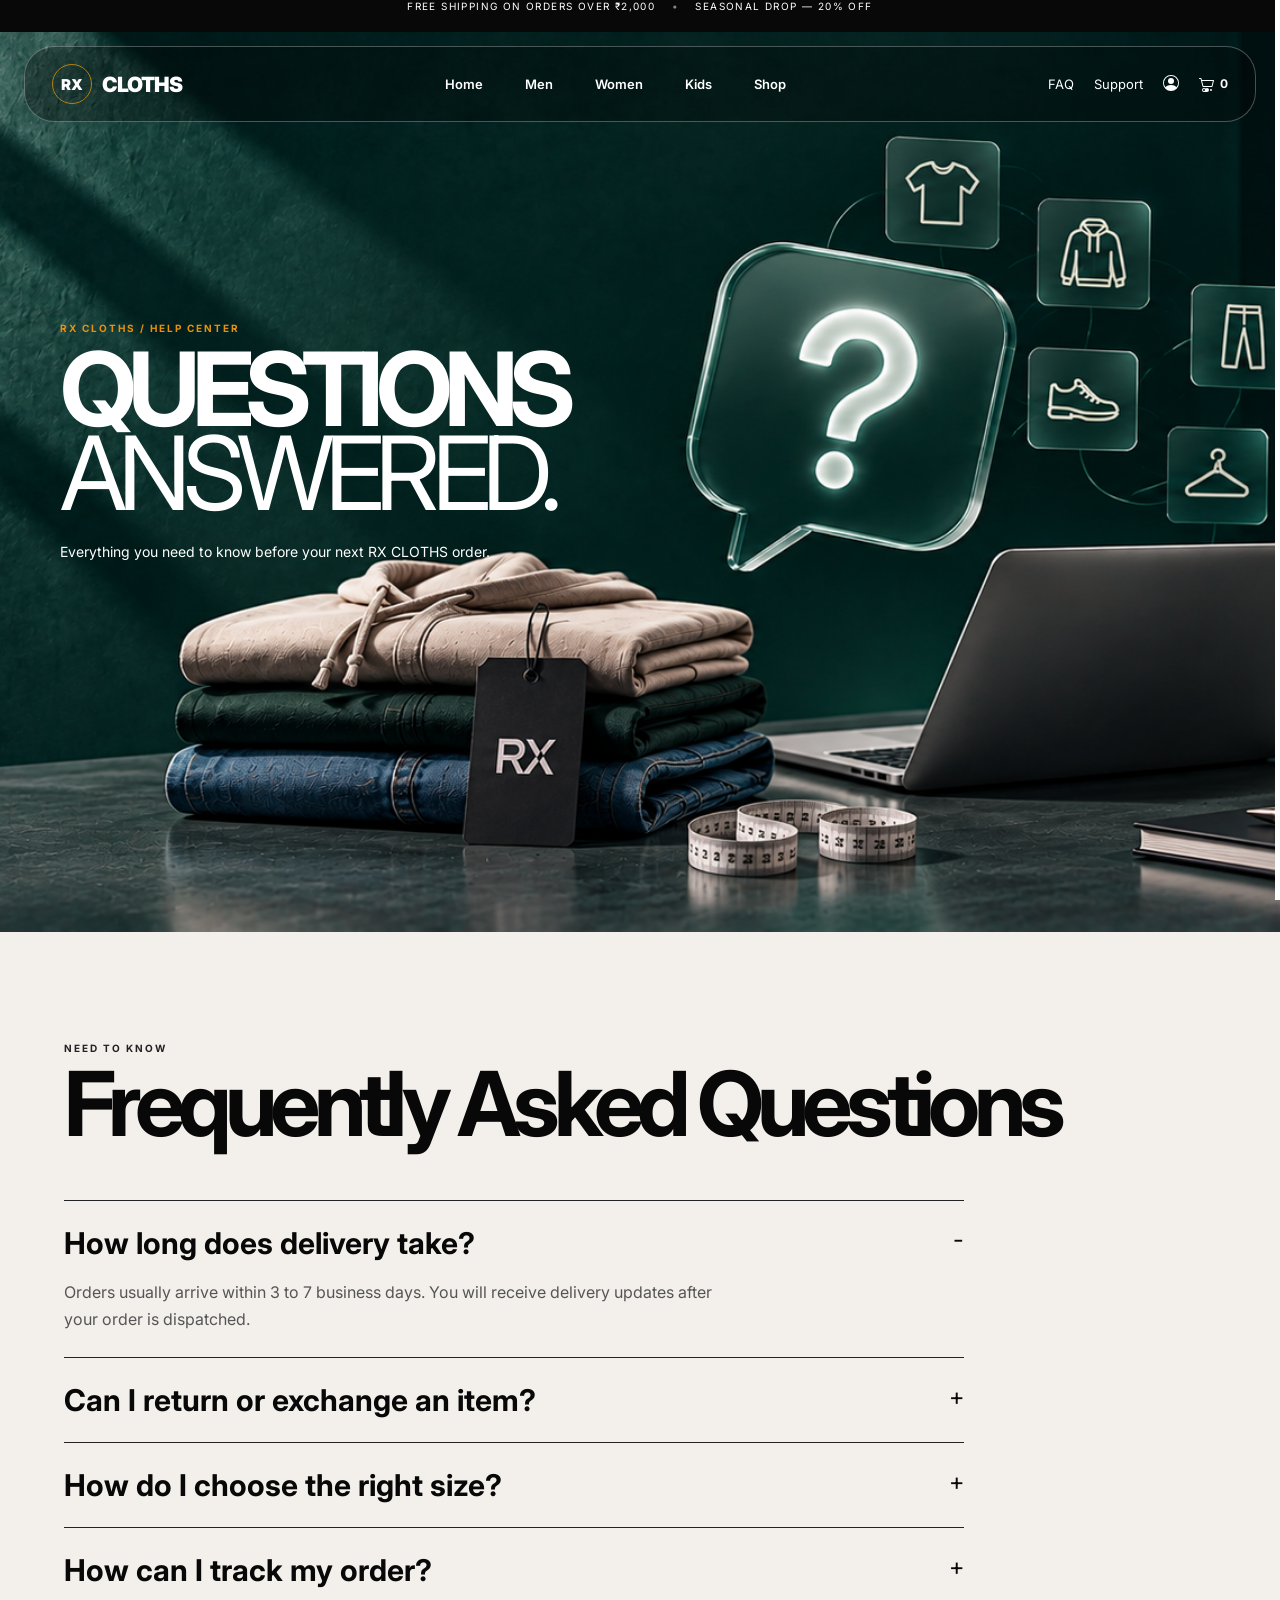
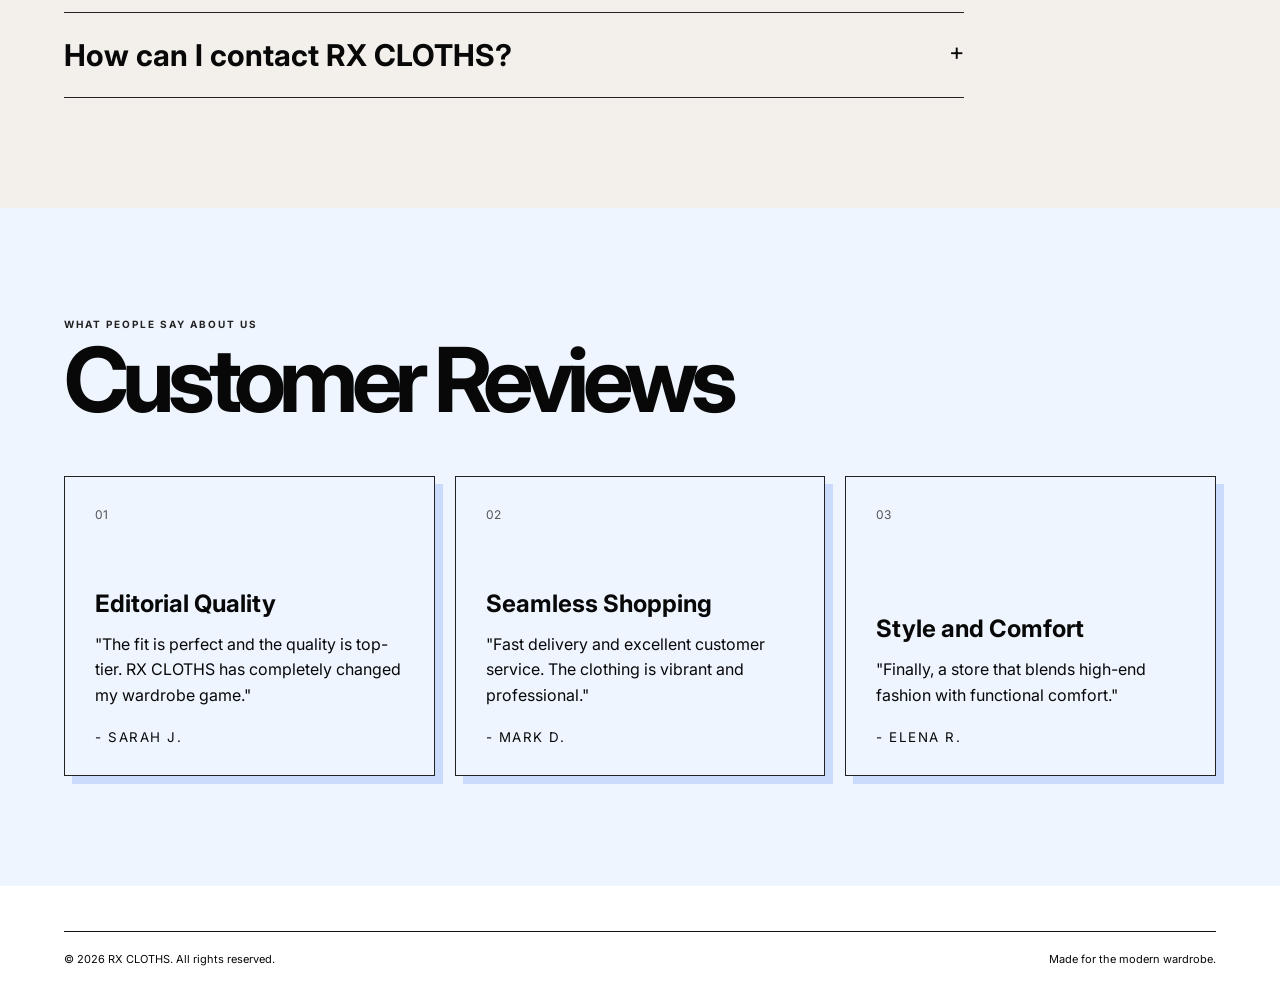
<file: faq.html>
<!DOCTYPE html>
<html lang="en">
<head>
  <meta charset="UTF-8">
  <meta name="viewport" content="width=device-width, initial-scale=1.0">
  <meta name="google-site-verification" content="CB0c8Q3YBVd4h4fbW2AzTCPhwVZBGQvAEmOn7xNflp4">
  <meta name="description" content="Frequently asked questions and customer reviews for RX CLOTHS.">
  <title>FAQ | RX CLOTHS</title>
  <link rel="preconnect" href="https://fonts.googleapis.com">
  <link rel="preconnect" href="https://fonts.gstatic.com" crossorigin>
  <link href="https://fonts.googleapis.com/css2?family=Inter:wght@400;500;600;700;800;900&display=swap" rel="stylesheet">
  <link rel="stylesheet" href="CSS.css">
</head>
<body class="inner-page">
  <div class="promo">FREE SHIPPING ON ORDERS OVER ₹2,000 <span>•</span> SEASONAL DROP — 20% OFF</div>
  <header class="header">
    <a href="index.html" class="logo" aria-label="RX CLOTHS home">
      <span class="logo-mark">RX</span><span class="logo-text">CLOTHS</span>
    </a>
    <nav class="desktop-nav">
      <a href="index.html">Home</a>
      <a href="Men.html">Men</a>
      <a href="Women.html">Women</a>
      <a href="Kids.html">Kids</a>
      <a href="shop.html">Shop</a>
    </nav>
    <div class="header-actions">
      <a class="active" href="faq.html">FAQ</a>
      <a href="Support.html">Support</a>
      <a href="login.html" class="account" aria-label="Account"><svg xmlns="http://www.w3.org/2000/svg" width="16" height="16" fill="currentColor" class="bi bi-person-circle" viewBox="0 0 16 16">
        <path d="M11 6a3 3 0 1 1-6 0 3 3 0 0 1 6 0"/>
        <path fill-rule="evenodd" d="M0 8a8 8 0 1 1 16 0A8 8 0 0 1 0 8m8-7a7 7 0 0 0-5.468 11.37C3.242 11.226 4.805 10 8 10s4.757 1.225 5.468 2.37A7 7 0 0 0 8 1"/>
      </svg></a>
      <a href="#cart-drawer" class="cart-link" aria-label="Shopping bag"><svg xmlns="http://www.w3.org/2000/svg" width="16" height="16" fill="currentColor" class="bi bi-cart2" viewBox="0 0 16 16">
        <path d="M0 2.5A.5.5 0 0 1 .5 2H2a.5.5 0 0 1 .485.379L2.89 4H14.5a.5.5 0 0 1 .485.621l-1.5 6A.5.5 0 0 1 13 11H4a.5.5 0 0 1-.485-.379L1.61 3H.5a.5.5 0 0 1-.5-.5M3.14 5l1.25 5h8.22l1.25-5zM5 13a1 1 0 1 0 0 2 1 1 0 0 0 0-2m-2 1a2 2 0 1 1 4 0 2 2 0 0 1-4 0m9-1a1 1 0 1 0 0 2 1 1 0 0 0 0-2m-2 1a2 2 0 1 1-4 0 2 2 0 0 1 4 0"/>
      </svg><b>0</b></a>
      <a href="#mobile-menu" class="menu-icon">☰</a>
    </div>
  </header>
  <nav class="mobile-nav" id="mobile-menu">
    <a href="#" class="mobile-close">×</a>
    <a href="index.html">Home</a>
    <a href="Men.html">Men</a>
    <a href="Women.html">Women</a>
    <a href="Kids.html">Kids</a>
    <a href="shop.html">Shop</a>
    <a href="faq.html">FAQ</a>
    <a href="Support.html">Support</a>
    <a href="login.html">Account</a>
  </nav>

  <main>
    <section class="page-hero faq-hero">
      <div>
        <p class="eyebrow">RX CLOTHS / HELP CENTER</p>
        <h1>QUESTIONS<br><em>ANSWERED.</em></h1>
        <p>Everything you need to know before your next RX CLOTHS order.</p>
      </div>
    </section>

    <section class="section faq-content">
      <div class="section-title">
        <div>
          <p class="eyebrow dark">NEED TO KNOW</p>
          <h2>Frequently Asked Questions</h2>
        </div>
      </div>
      <div class="faq-list">
        <details open>
          <summary>How long does delivery take?</summary>
          <p>Orders usually arrive within 3 to 7 business days. You will receive delivery updates after your order is dispatched.</p>
        </details>
        <details>
          <summary>Can I return or exchange an item?</summary>
          <p>Yes. Contact our support team within 7 days of delivery with your order details to start a return or exchange.</p>
        </details>
        <details>
          <summary>How do I choose the right size?</summary>
          <p>Each collection page shows product details and fit information. For help choosing between sizes, contact Support before ordering.</p>
        </details>
        <details>
          <summary>How can I track my order?</summary>
          <p>Once your order ships, tracking information will be sent to the email address used during checkout.</p>
        </details>
        <details>
          <summary>How can I contact RX CLOTHS?</summary>
          <p>Visit our Support page for questions about orders, returns, custom clothing and collaborations.</p>
        </details>
      </div>
    </section>

    <section class="section faq-testimonials" id="testimonials">
      <div class="section-title">
        <div>
          <p class="eyebrow dark">WHAT PEOPLE SAY ABOUT US</p>
          <h2>Customer Reviews</h2>
        </div>
      </div>
      <div class="faq-review-grid">
        <article><span>01</span><h3>Editorial Quality</h3><p>"The fit is perfect and the quality is top-tier. RX CLOTHS has completely changed my wardrobe game."</p><small>- Sarah J.</small></article>
        <article><span>02</span><h3>Seamless Shopping</h3><p>"Fast delivery and excellent customer service. The clothing is vibrant and professional."</p><small>- Mark D.</small></article>
        <article><span>03</span><h3>Style and Comfort</h3><p>"Finally, a store that blends high-end fashion with functional comfort."</p><small>- Elena R.</small></article>
      </div>
    </section>
  </main>

  <aside class="cart-drawer" id="cart-drawer">
    <div class="cart-head"><h2>Your Bag</h2><a href="#">×</a></div>
    <div class="empty-cart"><div class="bag-circle">0</div><h3>Your bag is currently empty.</h3><a href="shop.html" class="btn btn-blue">Continue Shopping</a></div>
  </aside>
  <a href="#" class="backdrop" aria-label="Close bag"></a>

  <footer class="footer compact-footer">
    <div class="footer-bottom">
      <span>© 2026 RX CLOTHS. All rights reserved.</span>
      <span>Made for the modern wardrobe.</span>
    </div>
  </footer>
  <script src="./mobile-menu.js"></script>
</body>
</html>
</file>
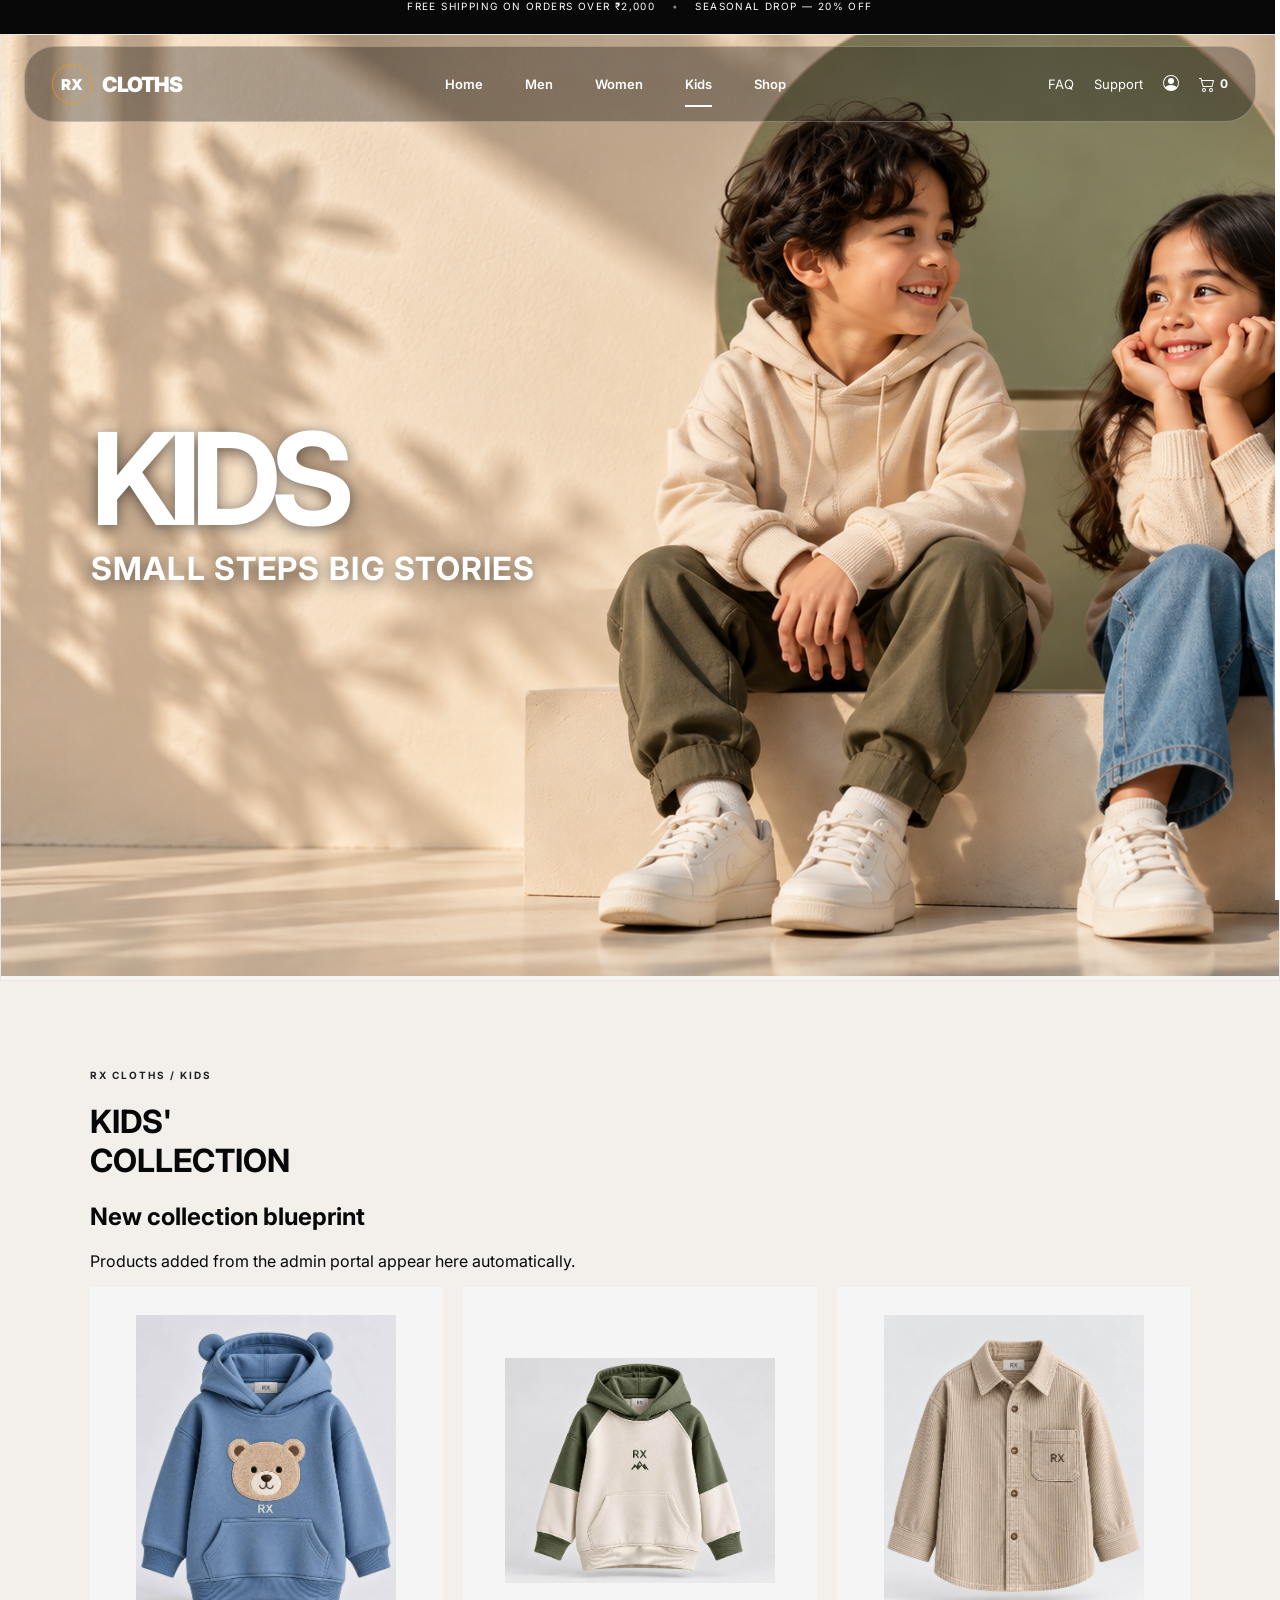
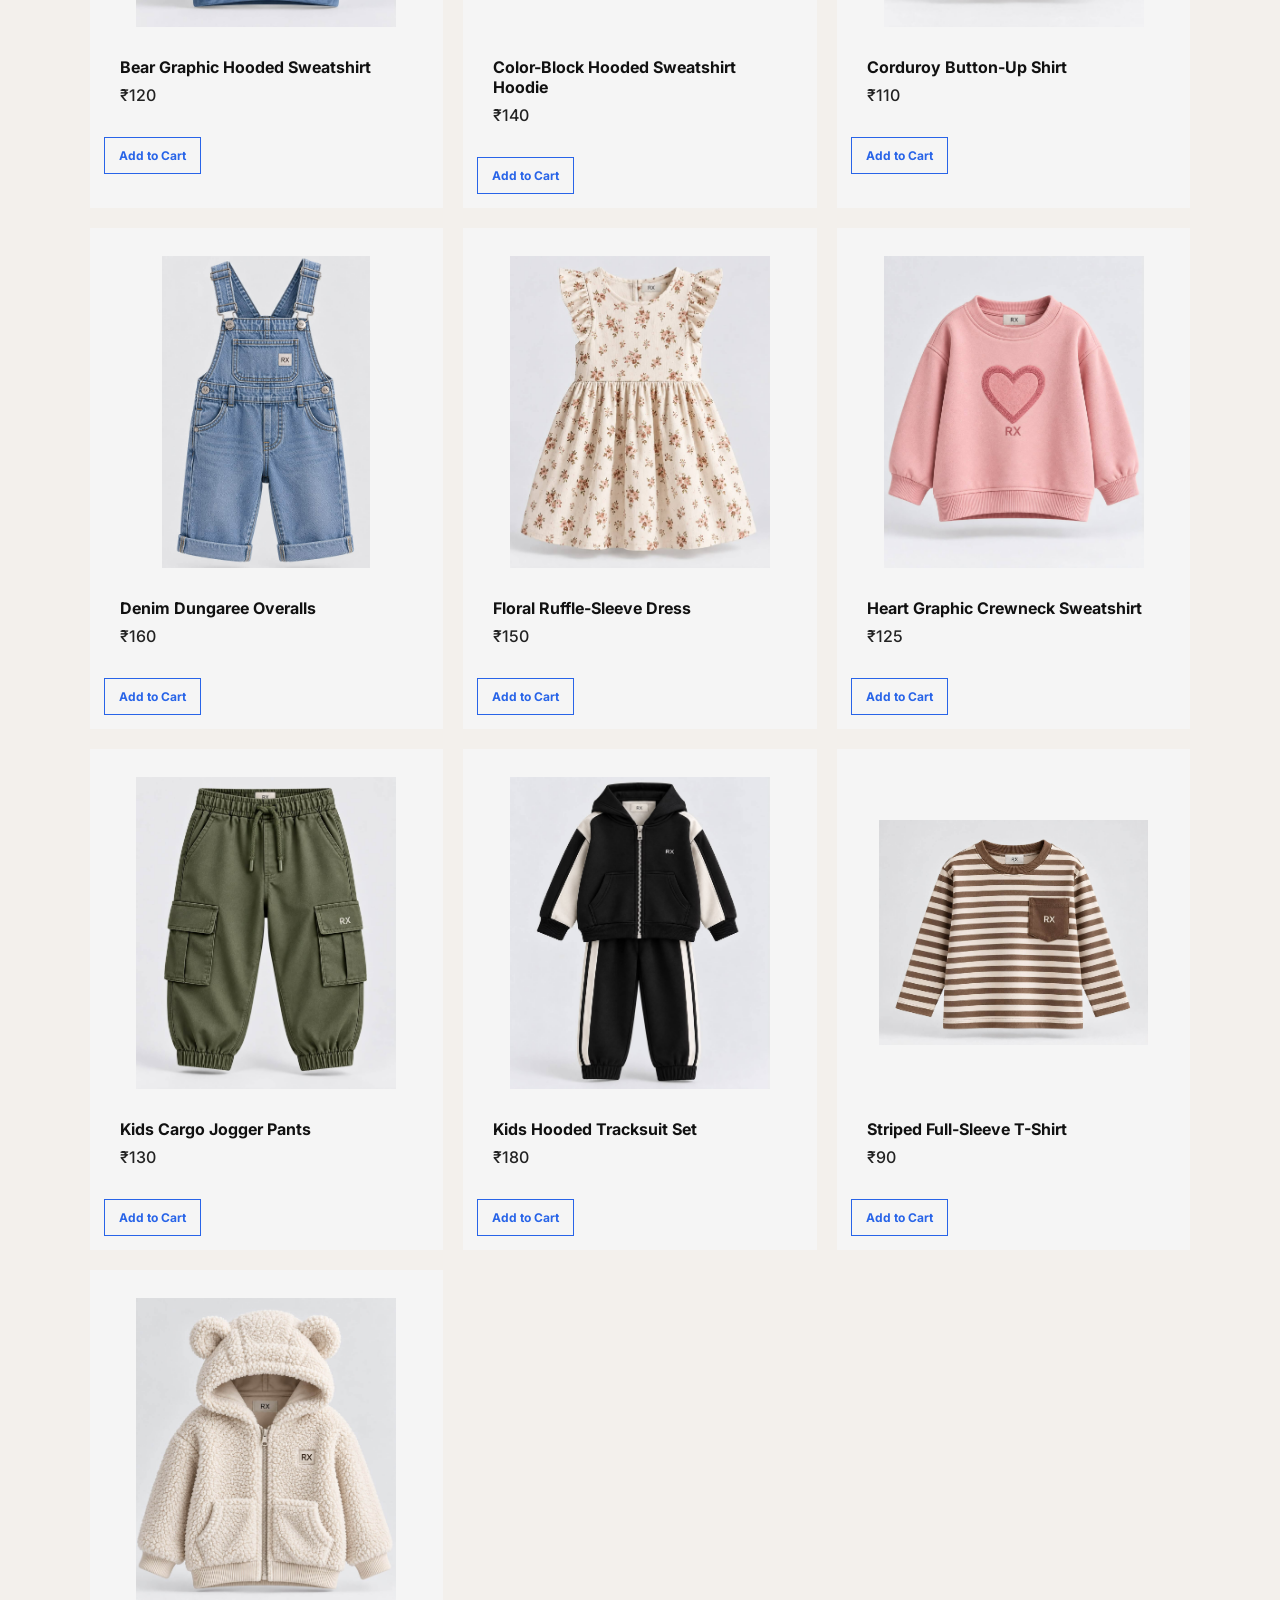
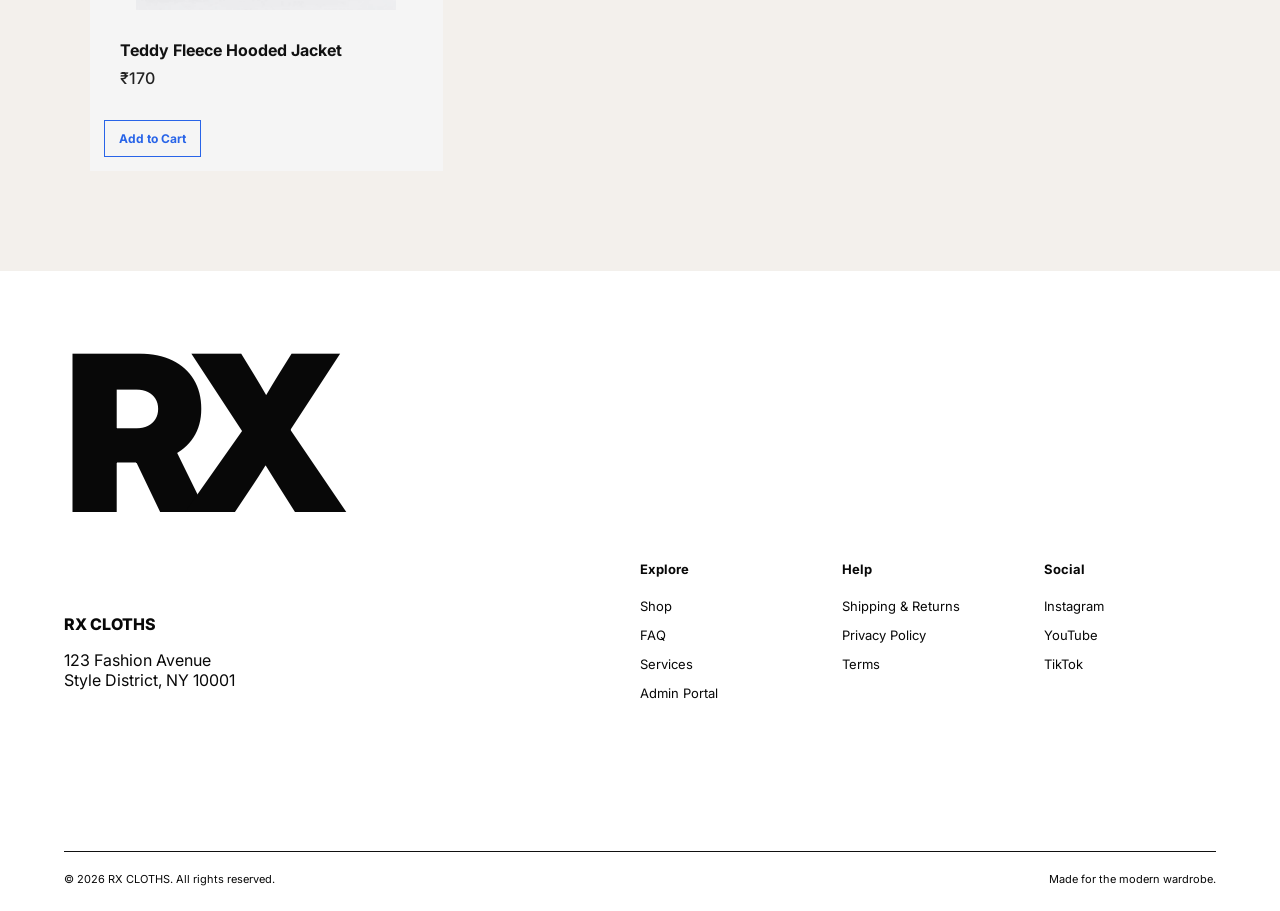
<file: Kids.html>
<!DOCTYPE html>
<html lang="en">
<head>
  <meta charset="UTF-8">
  <meta name="viewport" content="width=device-width, initial-scale=1.0">
  <meta name="google-site-verification" content="CB0c8Q3YBVd4h4fbW2AzTCPhwVZBGQvAEmOn7xNflp4">
  <title>Kids | RX CLOTHS</title>
  <link rel="preconnect" href="https://fonts.googleapis.com">
  <link rel="preconnect" href="https://fonts.gstatic.com" crossorigin>
  <link href="https://fonts.googleapis.com/css2?family=Inter:wght@400;500;600;700;800;900&display=swap" rel="stylesheet">
  <link rel="stylesheet" href="CSS.css">
</head>
<body class="inner-page" data-collection="kids">
  <div class="promo">FREE SHIPPING ON ORDERS OVER ₹2,000 <span>•</span> SEASONAL DROP — 20% OFF</div>
  <header class="header">
  <a href="index.html" class="logo" aria-label="RX CLOTHS home">
  <span class="logo-mark">RX</span><span class="logo-text">CLOTHS</span>
  </a><nav class="desktop-nav"><a href="index.html">Home</a>
  <a href="Men.html">Men</a>
  <a href="Women.html">Women</a>
  <a class="active" href="Kids.html">Kids</a>
  <a href="shop.html">Shop</a>
  </nav><div class="header-actions">
  <a href="faq.html">FAQ</a>
  <a href="Support.html">Support</a>
  <a href="login.html" class="account" aria-label="Account"><svg xmlns="http://www.w3.org/2000/svg" width="16" height="16" fill="currentColor" class="bi bi-person-circle" viewBox="0 0 16 16">
  <path d="M11 6a3 3 0 1 1-6 0 3 3 0 0 1 6 0"/>
  <path fill-rule="evenodd" d="M0 8a8 8 0 1 1 16 0A8 8 0 0 1 0 8m8-7a7 7 0 0 0-5.468 11.37C3.242 11.226 4.805 10 8 10s4.757 1.225 5.468 2.37A7 7 0 0 0 8 1"/>
  </svg></a>
  <a href="#cart-drawer" class="cart-link" aria-label="Shopping bag"><svg xmlns="http://www.w3.org/2000/svg" width="16" height="16" fill="currentColor" viewBox="0 0 16 16">
          <path d="M0 2.5A.5.5 0 0 1 .5 2H2a.5.5 0 0 1 .485.379L2.89 4H14.5a.5.5 0 0 1 .485.621l-1.5 6A.5.5 0 0 1 13 11H4a.5.5 0 0 1-.485-.379L1.61 3H.5a.5.5 0 0 1-.5-.5M3.14 5l1.25 5h8.22l1.25-5zM5 13a1 1 0 1 0 0 2 1 1 0 0 0 0-2m-2 1a2 2 0 1 1 4 0 2 2 0 0 1-4 0m9-1a1 1 0 1 0 0 2 1 1 0 0 0 0-2m-2 1a2 2 0 1 1 4 0 2 2 0 0 1-4 0"/>
  </svg><b>0</b></a>
  <a href="#mobile-menu" class="menu-icon">☰</a>
  </div></header>
  <nav class="mobile-nav" id="mobile-menu">
  <a href="#" class="mobile-close">×</a>
  <a href="index.html">Home</a>
  <a href="Men.html">Men</a>
  <a href="Women.html">Women</a>
  <a href="Kids.html">Kids</a>
  <a href="shop.html">Shop</a>
  <a href="faq.html">FAQ</a>
  <a href="Support.html">Support</a>
  </nav>
  <div class="kids-main-image">
      <img src="image/kids main.png" alt="Kids' collection">
      <div class="collection-main-overlay">
        <h1>KIDS</h1>
        <h2>SMALL STEPS BIG STORIES</h2>
      </div>
    </div>
  <main class="collection-page">
    <p class="eyebrow dark">RX CLOTHS / KIDS</p>
    <h1>KIDS'<br>COLLECTION</h1>
    
    <section class="collection-blueprint">
      <h2>New collection blueprint</h2>
      <p>Products added from the admin portal appear here automatically.</p>
      <div class="collection-slots">
        <article class="collection-slot"><div class="collection-media"><img src="image/kids%20cloths/Bear Graphic Hooded Sweatshirt.jpeg" alt="Bear Graphic Hooded Sweatshirt"></div><div class="collection-info"><strong>Bear Graphic Hooded Sweatshirt</strong><span>₹120</span></div></article>
        <article class="collection-slot"><div class="collection-media"><img src="image/kids%20cloths/Color-Block Hooded Sweatshirt  Hoodie.jpeg" alt="Color-Block Hooded Sweatshirt Hoodie"></div><div class="collection-info"><strong>Color-Block Hooded Sweatshirt Hoodie</strong><span>₹140</span></div></article>
        <article class="collection-slot"><div class="collection-media"><img src="image/kids%20cloths/Corduroy Button-Up Shirt.jpeg" alt="Corduroy Button-Up Shirt"></div><div class="collection-info"><strong>Corduroy Button-Up Shirt</strong><span>₹110</span></div></article>
        <article class="collection-slot"><div class="collection-media"><img src="image/kids%20cloths/Denim Dungaree  Overalls.jpeg" alt="Denim Dungaree Overalls"></div><div class="collection-info"><strong>Denim Dungaree Overalls</strong><span>₹160</span></div></article>
        <article class="collection-slot"><div class="collection-media"><img src="image/kids%20cloths/Floral Ruffle-Sleeve Dress.jpeg" alt="Floral Ruffle-Sleeve Dress"></div><div class="collection-info"><strong>Floral Ruffle-Sleeve Dress</strong><span>₹150</span></div></article>
        <article class="collection-slot"><div class="collection-media"><img src="image/kids%20cloths/Heart Graphic Crewneck Sweatshirt.jpeg" alt="Heart Graphic Crewneck Sweatshirt"></div><div class="collection-info"><strong>Heart Graphic Crewneck Sweatshirt</strong><span>₹125</span></div></article>
        <article class="collection-slot"><div class="collection-media"><img src="image/kids%20cloths/Kids Cargo Jogger Pants.jpeg" alt="Kids Cargo Jogger Pants"></div><div class="collection-info"><strong>Kids Cargo Jogger Pants</strong><span>₹130</span></div></article>
        <article class="collection-slot"><div class="collection-media"><img src="image/kids%20cloths/Kids Hooded Tracksuit Set.jpeg" alt="Kids Hooded Tracksuit Set"></div><div class="collection-info"><strong>Kids Hooded Tracksuit Set</strong><span>₹180</span></div></article>
        <article class="collection-slot"><div class="collection-media"><img src="image/kids%20cloths/Striped Full-Sleeve T-Shirt.jpeg" alt="Striped Full-Sleeve T-Shirt"></div><div class="collection-info"><strong>Striped Full-Sleeve T-Shirt</strong><span>₹90</span></div></article>
        <article class="collection-slot"><div class="collection-media"><img src="image/kids%20cloths/Teddy Fleece Hooded Jacket.jpeg" alt="Teddy Fleece Hooded Jacket"></div><div class="collection-info"><strong>Teddy Fleece Hooded Jacket</strong><span>₹170</span></div></article>
      </div>
    </section>
  </main>
  <aside class="cart-drawer" id="cart-drawer">
    <div class="cart-head">
      <h2>Your Bag</h2>
      <a href="#">×</a>
    </div>
    <div class="empty-cart">
      <div class="bag-circle">0</div>
      <h3>Your bag is currently empty.</h3>
    </div>
  </aside>
  <a href="#" class="backdrop" aria-label="Close bag"></a>
  <script src="catalog.js"></script>
  <script src="checkout.js"></script>
  <footer class="footer">
    <div class="footer-top">
      <div>
        <div class="footer-logo">RX</div>
        <p class="footer-brand">RX CLOTHS</p>
        <p>123 Fashion Avenue<br>Style District, NY 10001</p>
      </div>
      <div class="footer-links">
        <div><b>Explore</b><a href="shop.html">Shop</a><a href="faq.html">FAQ</a><a href="Support.html">Services</a><a href="admin.html">Admin Portal</a></div>
        <div><b>Help</b><a href="Support.html">Shipping & Returns</a><a href="Support.html">Privacy Policy</a><a href="Support.html">Terms</a></div>
        <div><b>Social</b><a href="#">Instagram</a><a href="#">YouTube</a><a href="#">TikTok</a></div>
      </div>
    </div>
    <div class="footer-bottom">
      <span>© 2026 RX CLOTHS. All rights reserved.</span>
      <span>Made for the modern wardrobe.</span>
    </div>
  </footer>
  <script src="./mobile-menu.js"></script>
</body>
</html>
</file>
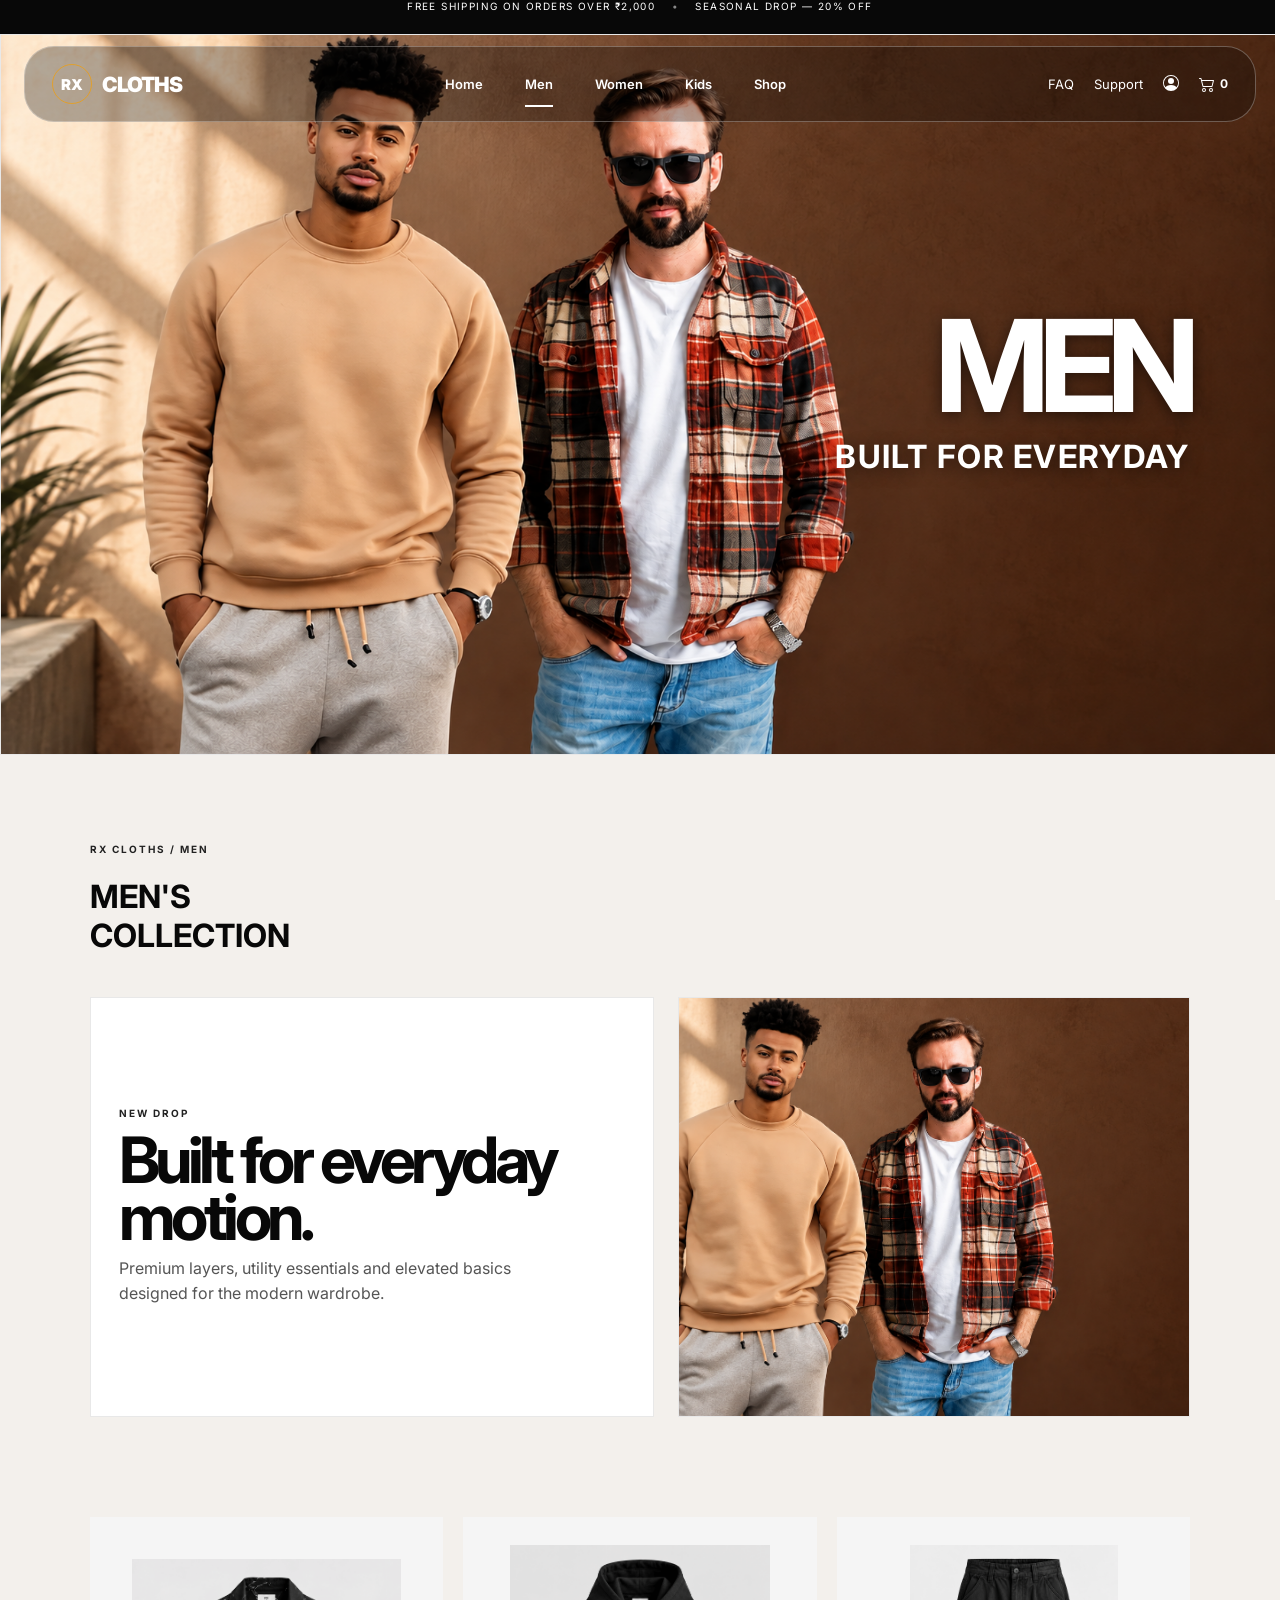
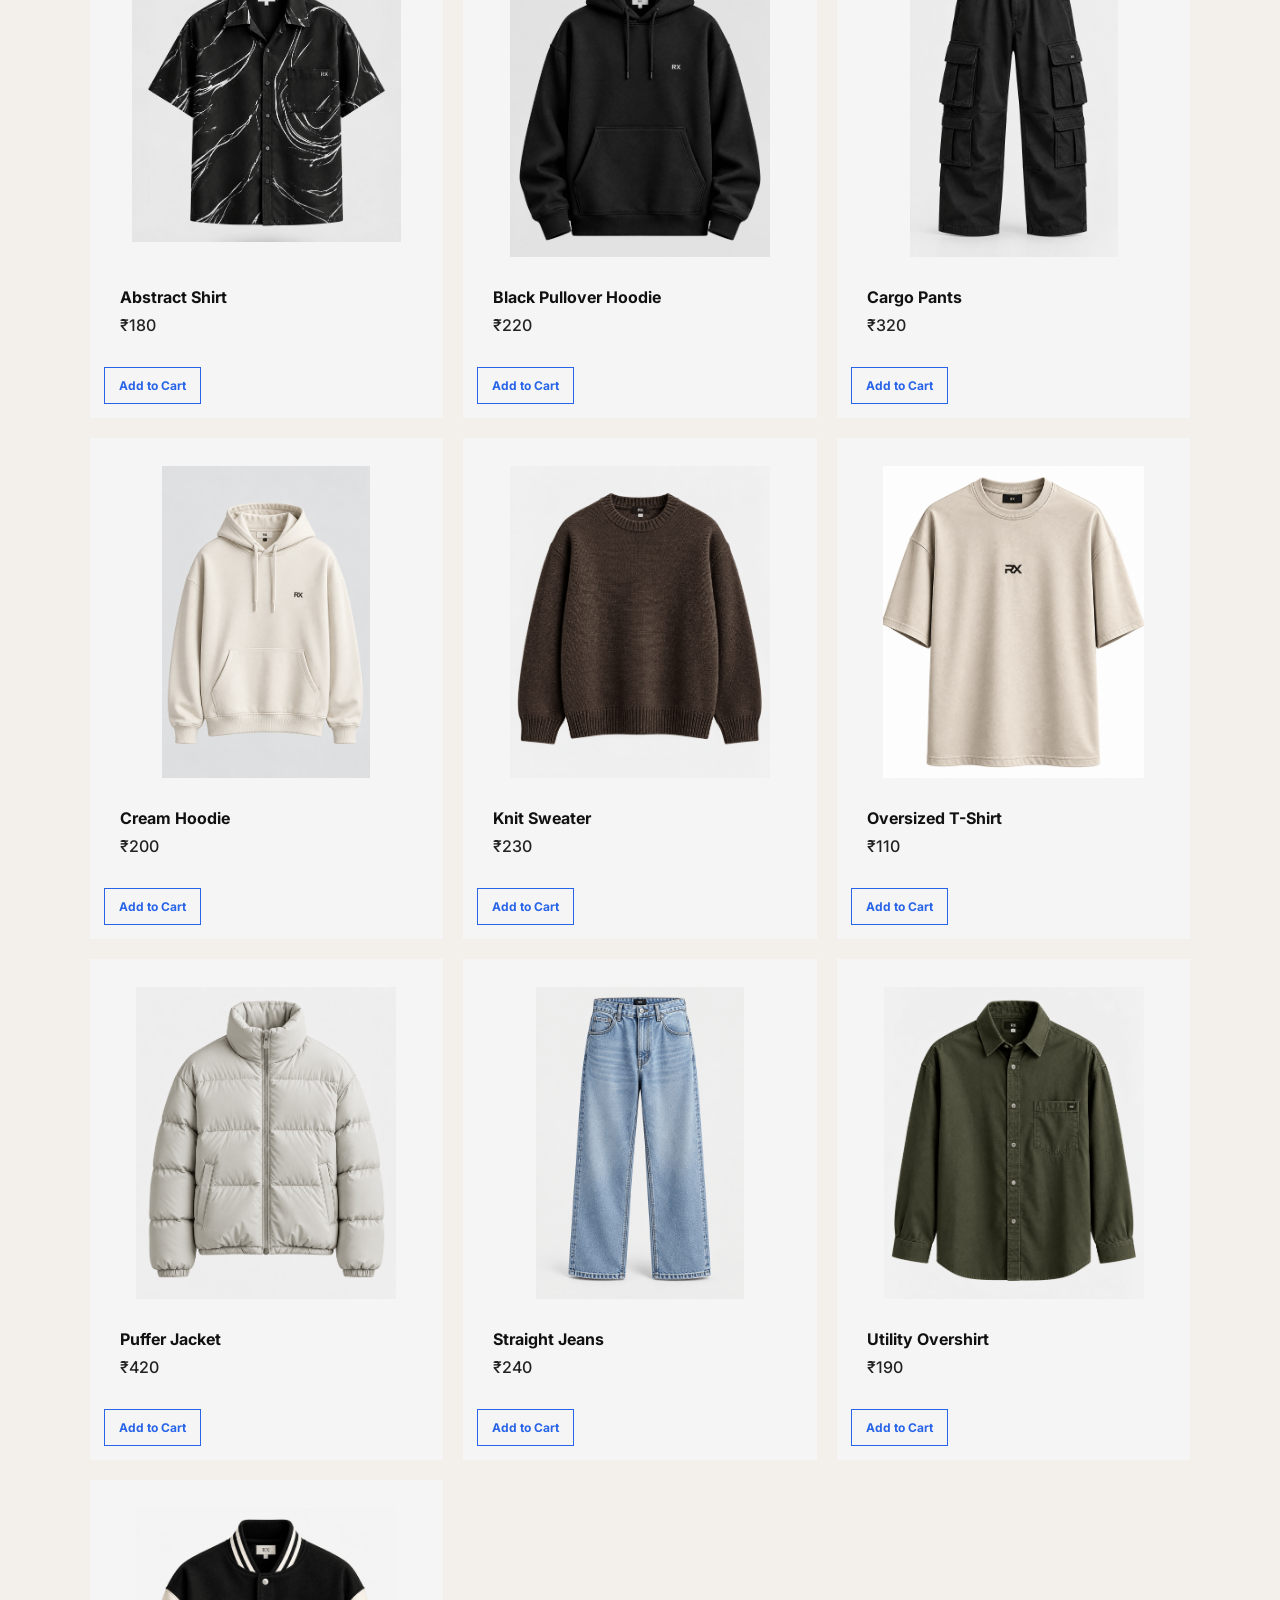
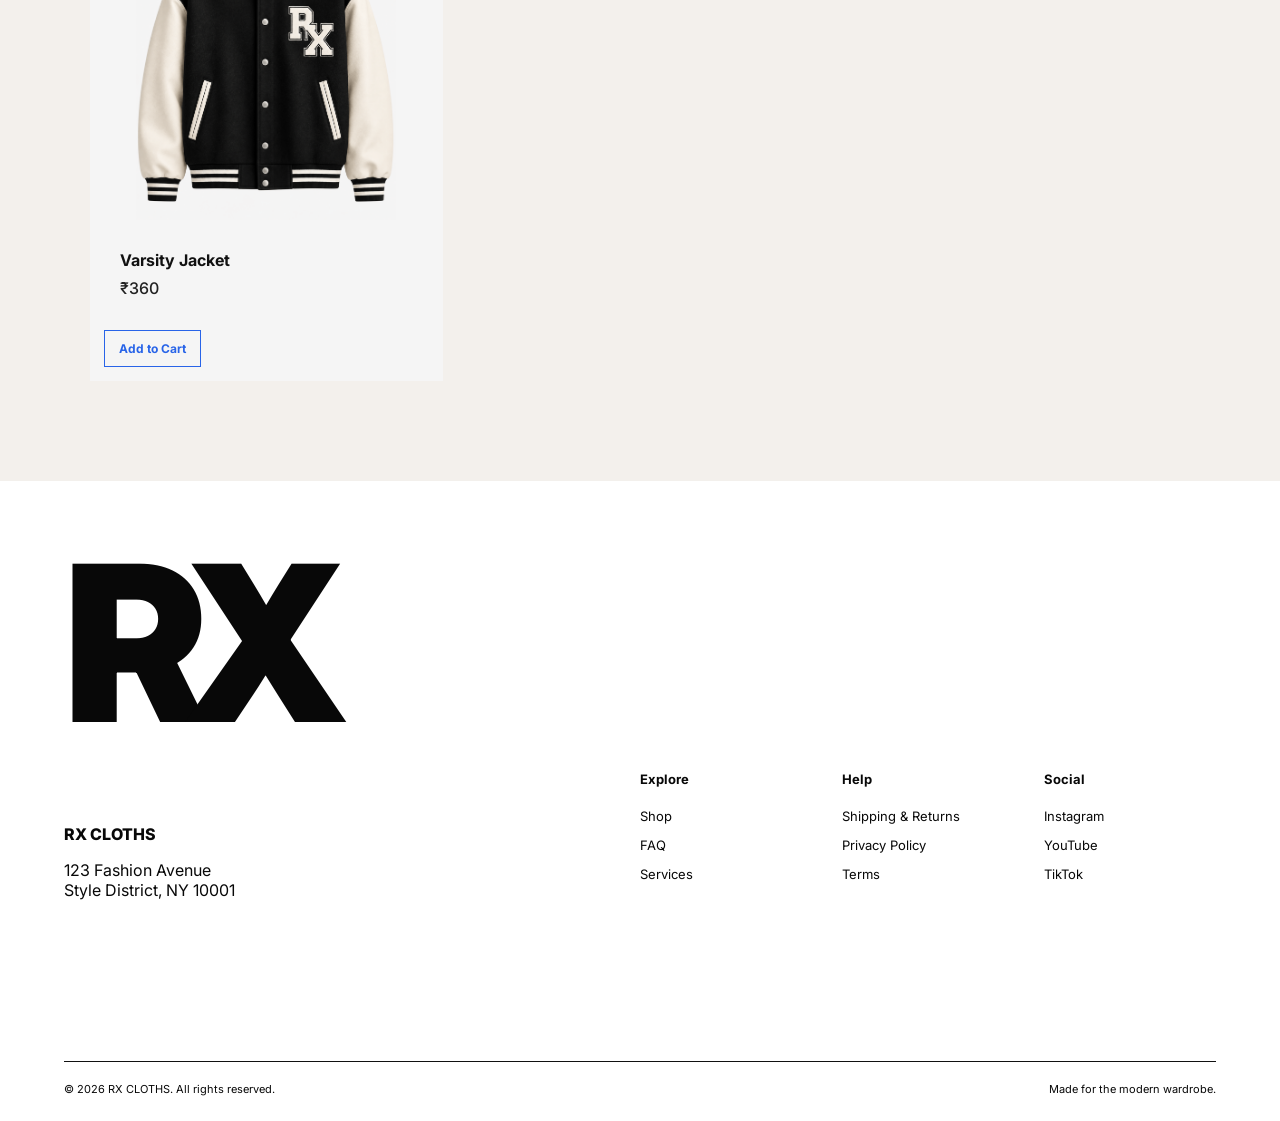
<file: Men.html>
<!DOCTYPE html>
<html lang="en">
<head>
  <meta charset="UTF-8">
  <meta name="viewport" content="width=device-width, initial-scale=1.0">
  <meta name="google-site-verification" content="CB0c8Q3YBVd4h4fbW2AzTCPhwVZBGQvAEmOn7xNflp4">
  <title>Men | RX CLOTHS</title>
  <link rel="preconnect" href="https://fonts.googleapis.com">
  <link rel="preconnect" href="https://fonts.gstatic.com" crossorigin>
  <link href="https://fonts.googleapis.com/css2?family=Inter:wght@400;500;600;700;800;900&display=swap" rel="stylesheet">
  <link rel="stylesheet" href="CSS.css">
</head>
<body class="inner-page" data-collection="men">
  <div class="promo">FREE SHIPPING ON ORDERS OVER ₹2,000 <span>•</span> SEASONAL DROP — 20% OFF</div>
  <header class="header"><a href="index.html" class="logo" aria-label="RX CLOTHS home">
  <span class="logo-mark">RX</span><span class="logo-text">CLOTHS</span>
  </a><nav class="desktop-nav">
  <a href="index.html">Home</a>
  <a class="active" href="Men.html">Men</a>
  <a href="Women.html">Women</a>
  <a href="Kids.html">Kids</a>
  <a href="shop.html">Shop</a>
  </nav><div class="header-actions">
  <a href="faq.html">FAQ</a>
  <a href="Support.html">Support</a>
  <a href="login.html" class="account" aria-label="Account"><svg xmlns="http://www.w3.org/2000/svg" width="16" height="16" fill="currentColor" class="bi bi-person-circle" viewBox="0 0 16 16">
  <path d="M11 6a3 3 0 1 1-6 0 3 3 0 0 1 6 0"/>
  <path fill-rule="evenodd" d="M0 8a8 8 0 1 1 16 0A8 8 0 0 1 0 8m8-7a7 7 0 0 0-5.468 11.37C3.242 11.226 4.805 10 8 10s4.757 1.225 5.468 2.37A7 7 0 0 0 8 1"/>
  </svg></a>
  <a href="#cart-drawer" class="cart-link" aria-label="Shopping bag"><svg xmlns="http://www.w3.org/2000/svg" width="16" height="16" fill="currentColor" viewBox="0 0 16 16">
  <path d="M0 2.5A.5.5 0 0 1 .5 2H2a.5.5 0 0 1 .485.379L2.89 4H14.5a.5.5 0 0 1 .485.621l-1.5 6A.5.5 0 0 1 13 11H4a.5.5 0 0 1-.485-.379L1.61 3H.5a.5.5 0 0 1-.5-.5M3.14 5l1.25 5h8.22l1.25-5zM5 13a1 1 0 1 0 0 2 1 1 0 0 0 0-2m-2 1a2 2 0 1 1 4 0 2 2 0 0 1-4 0m9-1a1 1 0 1 0 0 2 1 1 0 0 0 0-2m-2 1a2 2 0 1 1 4 0 2 2 0 0 1-4 0"/>
  </svg><b>0</b></a>
  <a href="#mobile-menu" class="menu-icon">☰</a>
  </div>
  </header>
  <nav class="mobile-nav" id="mobile-menu"><a href="#" class="mobile-close">×</a>
  <a href="index.html">Home</a>
  <a href="Men.html">Men</a>
  <a href="Women.html">Women</a>
  <a href="Kids.html">Kids</a>
  <a href="shop.html">Shop</a>
  <a href="faq.html">FAQ</a>
  <a href="Support.html">Support</a>
  </nav>
   <div class="men-main-image">
    <img src="image/front page.png" alt="Men's collection">
    <div class="collection-main-overlay">
      <h1>MEN</h1>
      <h2>BUILT FOR EVERYDAY</h2>
    </div>
  </div>
  <main class="collection-page">
  <p class="eyebrow dark">RX CLOTHS / MEN</p>
  <h1>MEN'S<br>COLLECTION</h1>
 
  <section class="collection-feature">
    <div class="collection-feature-copy">
      <p class="eyebrow dark">NEW DROP</p>
      <h2>Built for everyday motion.</h2>
      <p>Premium layers, utility essentials and elevated basics designed for the modern wardrobe.</p>
    </div>
    <div class="collection-poster" role="img" aria-label="Men collection poster"></div>
  </section>
  <section class="collection-gallery">
    <div class="collection-slots">
      <article class="collection-slot"><div class="collection-media"><img src="image/men%20cloth/Abstract Shirt.png" alt="Abstract Shirt"></div><div class="collection-info"><strong>Abstract Shirt</strong><span>₹180</span></div></article>
      <article class="collection-slot"><div class="collection-media"><img src="image/men%20cloth/Black Pullover Hoodie.png" alt="Black Pullover Hoodie"></div><div class="collection-info"><strong>Black Pullover Hoodie</strong><span>₹220</span></div></article>
      <article class="collection-slot"><div class="collection-media"><img src="image/men%20cloth/Cargo Pants.png" alt="Cargo Pants"></div><div class="collection-info"><strong>Cargo Pants</strong><span>₹320</span></div></article>
      <article class="collection-slot"><div class="collection-media"><img src="image/men%20cloth/Cream Hoodie.png" alt="Cream Hoodie"></div><div class="collection-info"><strong>Cream Hoodie</strong><span>₹200</span></div></article>
      <article class="collection-slot"><div class="collection-media"><img src="image/men%20cloth/Knit Sweater.png" alt="Knit Sweater"></div><div class="collection-info"><strong>Knit Sweater</strong><span>₹230</span></div></article>
      <article class="collection-slot"><div class="collection-media"><img src="image/men%20cloth/Oversized T-Shirt.png" alt="Oversized T-Shirt"></div><div class="collection-info"><strong>Oversized T-Shirt</strong><span>₹110</span></div></article>
      <article class="collection-slot"><div class="collection-media"><img src="image/men%20cloth/Puffer Jacket.png" alt="Puffer Jacket"></div><div class="collection-info"><strong>Puffer Jacket</strong><span>₹420</span></div></article>
      <article class="collection-slot"><div class="collection-media"><img src="image/men%20cloth/Straight Jeans.png" alt="Straight Jeans"></div><div class="collection-info"><strong>Straight Jeans</strong><span>₹240</span></div></article>
      <article class="collection-slot"><div class="collection-media"><img src="image/men%20cloth/Utility Overshirt.png" alt="Utility Overshirt"></div><div class="collection-info"><strong>Utility Overshirt</strong><span>₹190</span></div></article>
      <article class="collection-slot"><div class="collection-media"><img src="image/men%20cloth/Varsity Jacket.png" alt="Varsity Jacket"></div><div class="collection-info"><strong>Varsity Jacket</strong><span>₹360</span></div></article>
    </div>
  </section>
  </main>
  <aside class="cart-drawer" id="cart-drawer">
  <div class="cart-head">
  <h2>Your Bag</h2>
  <a href="#">×</a></div>
  <div class="empty-cart"><div class="bag-circle">0</div>
  <h3>Your bag is currently empty.</h3></div>
  </aside><a href="#" class="backdrop" aria-label="Close bag"></a>
  <footer class="footer">
    <div class="footer-top">
      <div>
        <div class="footer-logo">RX</div>
        <p class="footer-brand">RX CLOTHS</p>
        <p>123 Fashion Avenue<br>Style District, NY 10001</p>
      </div>
      <div class="footer-links">
        <div><b>Explore</b><a href="shop.html">Shop</a><a href="faq.html">FAQ</a><a href="Support.html">Services</a></div>
        <div><b>Help</b><a href="Support.html">Shipping & Returns</a><a href="Support.html">Privacy Policy</a><a href="Support.html">Terms</a></div>
        <div><b>Social</b><a href="#">Instagram</a><a href="#">YouTube</a><a href="#">TikTok</a></div>
      </div>
    </div>
    <div class="footer-bottom">
      <span>© 2026 RX CLOTHS. All rights reserved.</span>
      <span>Made for the modern wardrobe.</span>
    </div>
  </footer>
  <script src="catalog.js"></script>
  <script src="checkout.js"></script>
  <script src="./mobile-menu.js"></script>
</body>
</html>
</file>
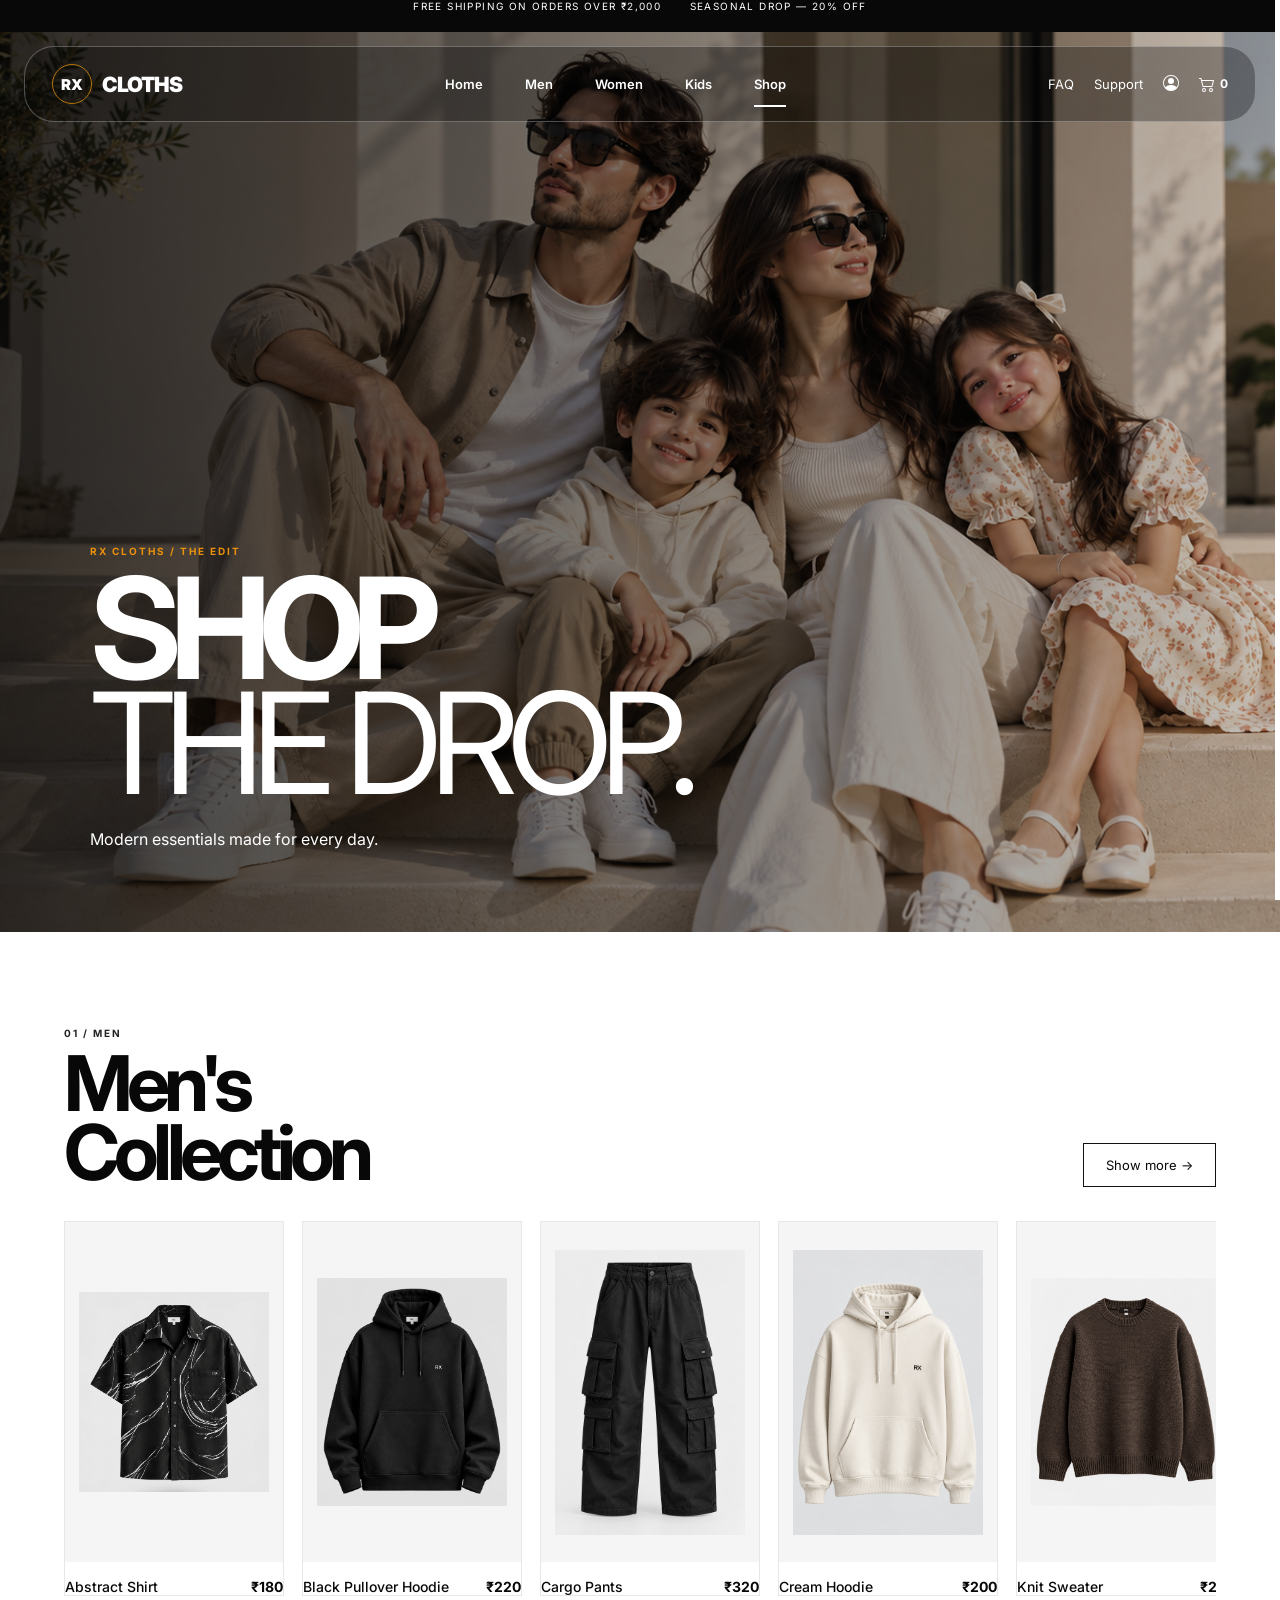
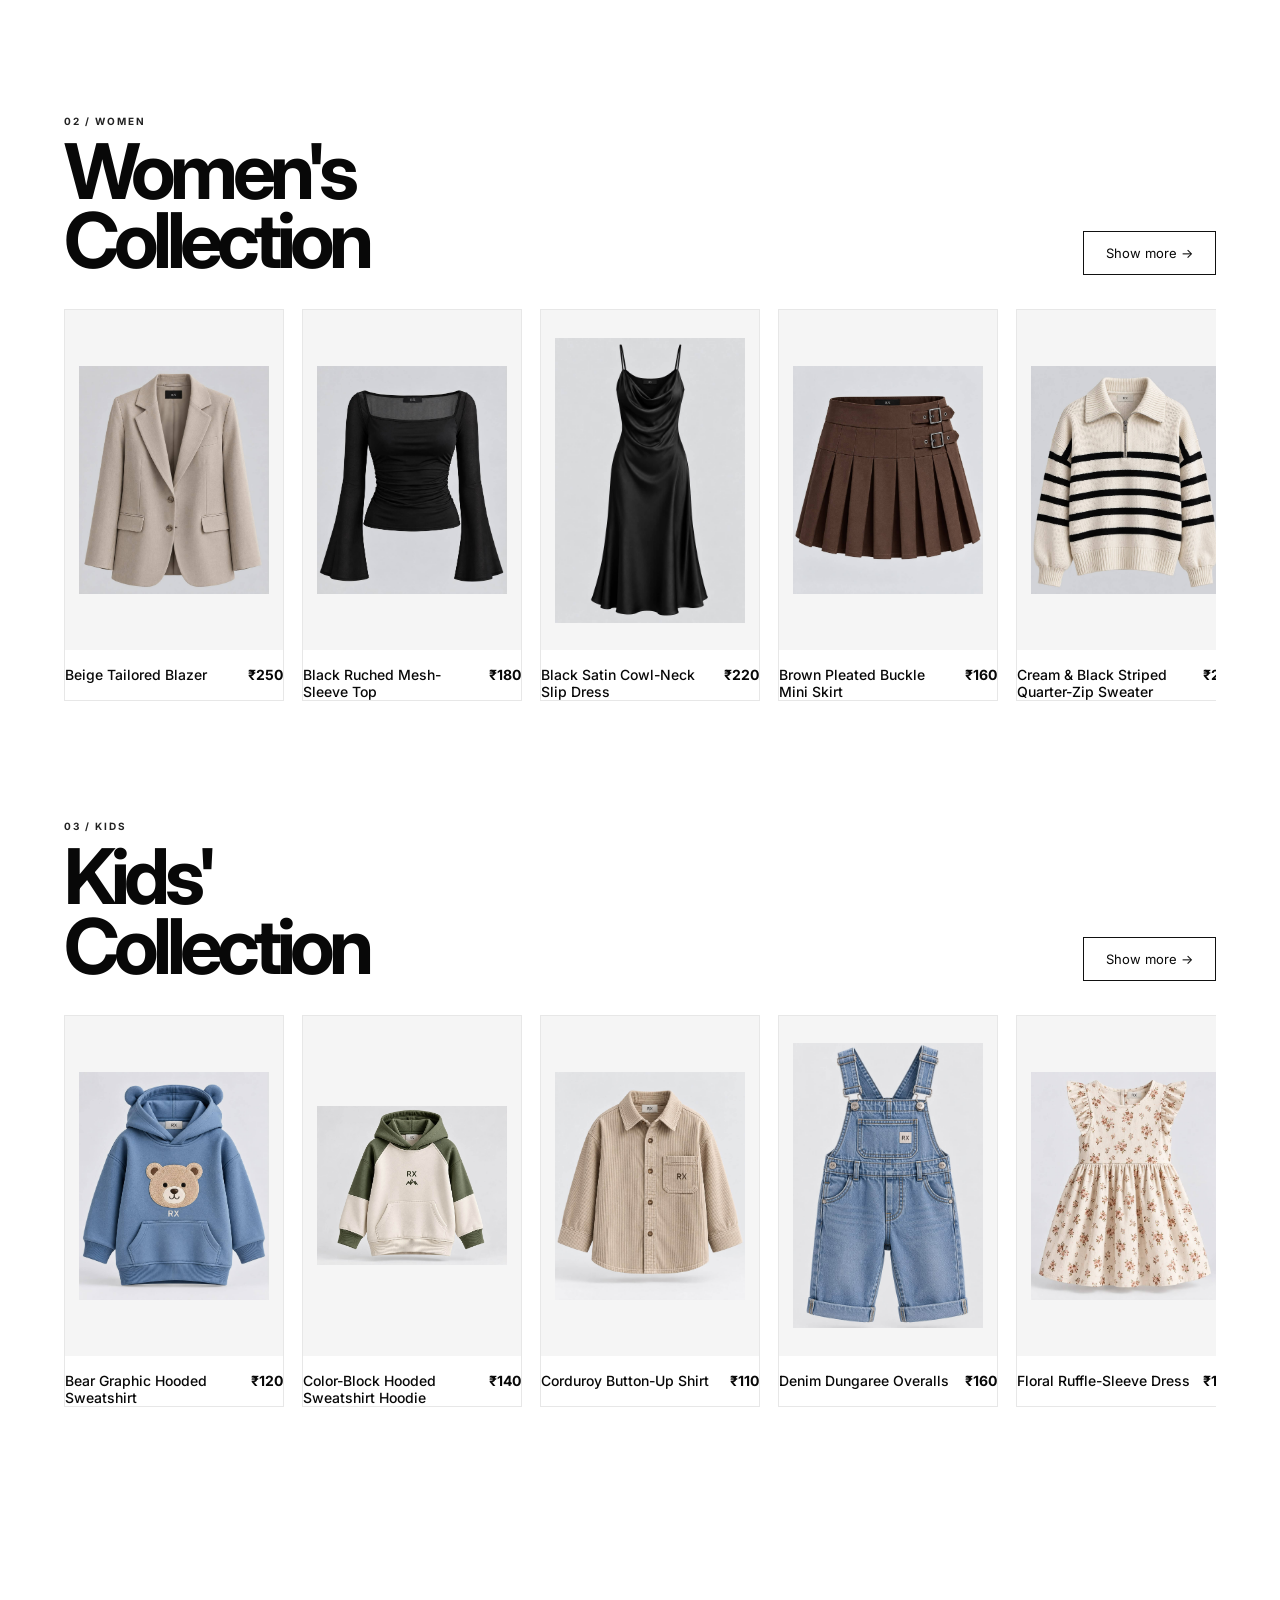
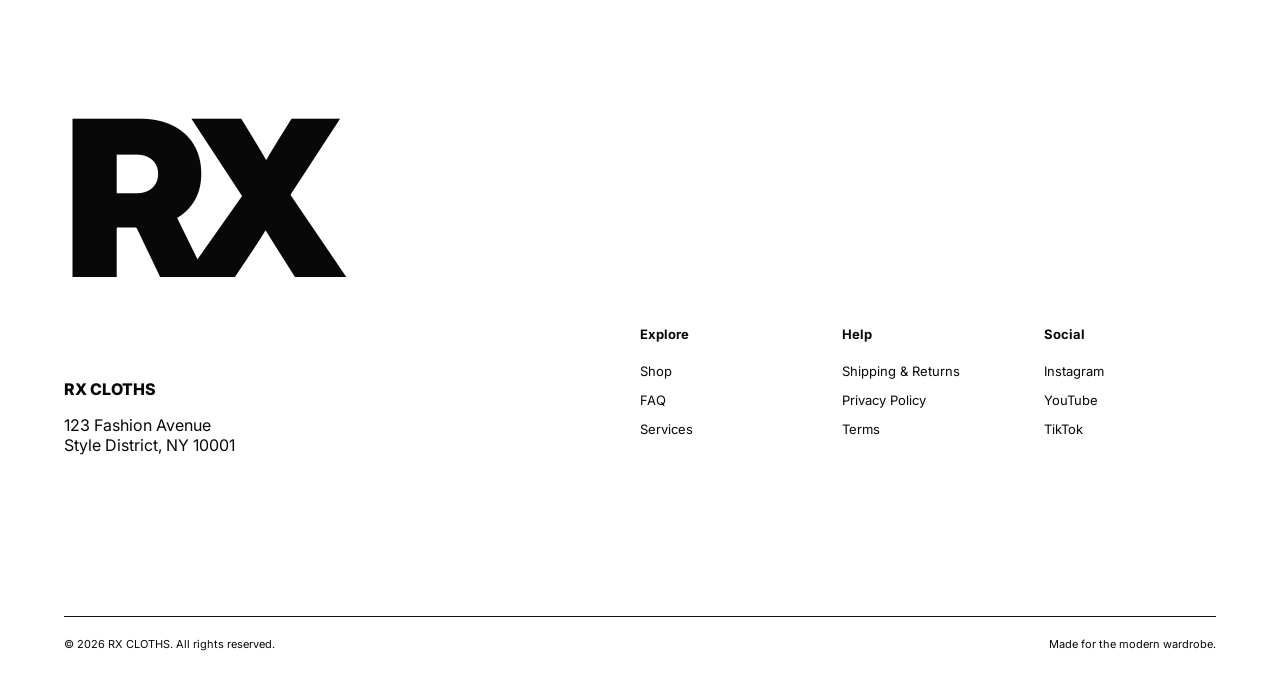
<file: shop.html>
<!DOCTYPE html>
<html lang="en">
<head>
  <meta charset="UTF-8">
  <meta name="viewport" content="width=device-width, initial-scale=1.0">
  <meta name="google-site-verification" content="CB0c8Q3YBVd4h4fbW2AzTCPhwVZBGQvAEmOn7xNflp4">
  <meta name="description" content="Shop the RX CLOTHS collection.">
  <title>Shop | RX CLOTHS</title>
  <link rel="preconnect" href="https://fonts.googleapis.com">
  <link rel="preconnect" href="https://fonts.gstatic.com" crossorigin>
  <link href="https://fonts.googleapis.com/css2?family=Inter:wght@400;500;600;700;800;900&display=swap" rel="stylesheet">
  <link rel="stylesheet" href="CSS.css">
</head>
<body class="inner-page">
  <div class="promo">FREE SHIPPING ON ORDERS OVER ₹2,000 <span>
    </span> SEASONAL DROP — 20% OFF</div>
  <header class="header">
    <a href="index.html" class="logo" aria-label="RX CLOTHS home">
    <span class="logo-mark">RX</span>
    <span class="logo-text">CLOTHS</span>
    </a>
    <nav class="desktop-nav">
    <a href="index.html">Home</a>
    <a href="Men.html">Men</a>
    <a href="Women.html">Women</a>
    <a href="Kids.html">Kids</a>
    <a class="active" href="shop.html">Shop</a>
  </nav>
  <div class="header-actions">
    <a href="faq.html">FAQ</a>
    <a href="Support.html">Support</a>
    <a href="login.html" class="account" aria-label="Account">
      <svg xmlns="http://www.w3.org/2000/svg" width="16" height="16" fill="currentColor" viewBox="0 0 16 16">
        <path d="M11 6a3 3 0 1 1-6 0 3 3 0 0 1 6 0"/>
        <path fill-rule="evenodd" d="M0 8a8 8 0 1 1 16 0A8 8 0 0 1 0 8m8-7a7 7 0 0 0-5.468 11.37C3.242 11.226 4.805 10 8 10s4.757 1.225 5.468 2.37A7 7 0 0 0 8 1"/>
      </svg>
    </a>
    <a href="#cart-drawer" class="cart-link" aria-label="Shopping bag">
      <svg xmlns="http://www.w3.org/2000/svg" width="16" height="16" fill="currentColor" viewBox="0 0 16 16">
          <path d="M0 2.5A.5.5 0 0 1 .5 2H2a.5.5 0 0 1 .485.379L2.89 4H14.5a.5.5 0 0 1 .485.621l-1.5 6A.5.5 0 0 1 13 11H4a.5.5 0 0 1-.485-.379L1.61 3H.5a.5.5 0 0 1-.5-.5M3.14 5l1.25 5h8.22l1.25-5zM5 13a1 1 0 1 0 0 2 1 1 0 0 0 0-2m-2 1a2 2 0 1 1 4 0 2 2 0 0 1-4 0m9-1a1 1 0 1 0 0 2 1 1 0 0 0 0-2m-2 1a2 2 0 1 1 4 0 2 2 0 0 1-4 0"/>
      </svg><b>0</b>
    </a>
    <a href="#mobile-menu" class="menu-icon">☰</a>
  </div>
</header>
<nav class="mobile-nav" id="mobile-menu">
  <a href="#" class="mobile-close">×</a>
  <a href="index.html">Home</a>
  <a href="Men.html">Men</a>
  <a href="Women.html">Women</a>
  <a href="Kids.html">Kids</a>
  <a href="shop.html">Shop</a>
  <a href="faq.html">FAQ</a>
  <a href="Support.html">Support</a>
  <a href="login.html">Account</a>
</nav>
<main>
  <section class="page-hero shop-hero">
  <div><p class="eyebrow">RX CLOTHS / THE EDIT</p>
  <h1>SHOP<br><em>THE DROP.</em></h1>
  <p>Modern essentials made for every day.</p>
  </div>
  </section>
  <section class="shop-collections section" aria-label="Shop collections">
    <section class="shop-collection" data-shop-collection="men">
      <div class="section-title shop-section-title">
        <div><p class="eyebrow dark">01 / MEN</p><h2>Men's<br>Collection</h2></div>
        <a class="outline-btn" href="Men.html">Show more →</a>
      </div>
      <div class="shop-product-grid">
        <article class="shop-product-card"><img src="image/men%20cloth/Abstract Shirt.png" alt="Abstract Shirt"><div class="product-info"><h3>Abstract Shirt</h3><strong>₹180</strong></div></article>
        <article class="shop-product-card"><img src="image/men%20cloth/Black Pullover Hoodie.png" alt="Black Pullover Hoodie"><div class="product-info"><h3>Black Pullover Hoodie</h3><strong>₹220</strong></div></article>
        <article class="shop-product-card"><img src="image/men%20cloth/Cargo Pants.png" alt="Cargo Pants"><div class="product-info"><h3>Cargo Pants</h3><strong>₹320</strong></div></article>
        <article class="shop-product-card"><img src="image/men%20cloth/Cream Hoodie.png" alt="Cream Hoodie"><div class="product-info"><h3>Cream Hoodie</h3><strong>₹200</strong></div></article>
        <article class="shop-product-card"><img src="image/men%20cloth/Knit Sweater.png" alt="Knit Sweater"><div class="product-info"><h3>Knit Sweater</h3><strong>₹230</strong></div></article>
        <article class="shop-product-card"><img src="image/men%20cloth/Oversized T-Shirt.png" alt="Oversized T-Shirt"><div class="product-info"><h3>Oversized T-Shirt</h3><strong>₹110</strong></div></article>
        <article class="shop-product-card"><img src="image/men%20cloth/Puffer Jacket.png" alt="Puffer Jacket"><div class="product-info"><h3>Puffer Jacket</h3><strong>₹420</strong></div></article>
        <article class="shop-product-card"><img src="image/men%20cloth/Straight Jeans.png" alt="Straight Jeans"><div class="product-info"><h3>Straight Jeans</h3><strong>₹240</strong></div></article>
        <article class="shop-product-card"><img src="image/men%20cloth/Utility Overshirt.png" alt="Utility Overshirt"><div class="product-info"><h3>Utility Overshirt</h3><strong>₹190</strong></div></article>
        <article class="shop-product-card"><img src="image/men%20cloth/Varsity Jacket.png" alt="Varsity Jacket"><div class="product-info"><h3>Varsity Jacket</h3><strong>₹360</strong></div></article>
      </div>
    </section>
    <section class="shop-collection" data-shop-collection="women">
      <div class="section-title shop-section-title">
        <div><p class="eyebrow dark">02 / WOMEN</p><h2>Women's<br>Collection</h2></div>
        <a class="outline-btn" href="Women.html">Show more →</a>
      </div>
      <div class="shop-product-grid">
        <article class="shop-product-card"><img src="image/women%20cloths/Beige Tailored Blazer.jpeg" alt="Beige Tailored Blazer"><div class="product-info"><h3>Beige Tailored Blazer</h3><strong>₹250</strong></div></article>
        <article class="shop-product-card"><img src="image/women%20cloths/Black Ruched Mesh-Sleeve Top.jpeg" alt="Black Ruched Mesh-Sleeve Top"><div class="product-info"><h3>Black Ruched Mesh-Sleeve Top</h3><strong>₹180</strong></div></article>
        <article class="shop-product-card"><img src="image/women%20cloths/Black Satin Cowl-Neck Slip Dress.jpeg" alt="Black Satin Cowl-Neck Slip Dress"><div class="product-info"><h3>Black Satin Cowl-Neck Slip Dress</h3><strong>₹220</strong></div></article>
        <article class="shop-product-card"><img src="image/women%20cloths/Brown Pleated Buckle Mini Skirt.jpeg" alt="Brown Pleated Buckle Mini Skirt"><div class="product-info"><h3>Brown Pleated Buckle Mini Skirt</h3><strong>₹160</strong></div></article>
        <article class="shop-product-card"><img src="image/women%20cloths/Cream & Black Striped Quarter-Zip Sweater.jpeg" alt="Cream & Black Striped Quarter-Zip Sweater"><div class="product-info"><h3>Cream & Black Striped Quarter-Zip Sweater</h3><strong>₹210</strong></div></article>
        <article class="shop-product-card"><img src="image/women%20cloths/Cream Floral Tiered Sundress.jpeg" alt="Cream Floral Tiered Sundress"><div class="product-info"><h3>Cream Floral Tiered Sundress</h3><strong>₹190</strong></div></article>
        <article class="shop-product-card"><img src="image/women%20cloths/Cream Ribbed Square-Neck Bell-Sleeve Top.jpeg" alt="Cream Ribbed Square-Neck Bell-Sleeve Top"><div class="product-info"><h3>Cream Ribbed Square-Neck Bell-Sleeve Top</h3><strong>₹170</strong></div></article>
        <article class="shop-product-card"><img src="image/women%20cloths/Dusty Rose Oversized Hoodie.jpeg" alt="Dusty Rose Oversized Hoodie"><div class="product-info"><h3>Dusty Rose Oversized Hoodie</h3><strong>₹200</strong></div></article>
        <article class="shop-product-card"><img src="image/women%20cloths/Ivory Wrap-Ruched Long-Sleeve Top.jpeg" alt="Ivory Wrap-Ruched Long-Sleeve Top"><div class="product-info"><h3>Ivory Wrap-Ruched Long-Sleeve Top</h3><strong>₹175</strong></div></article>
        <article class="shop-product-card"><img src="image/women%20cloths/Light-Wash Wide-Leg Jeans.jpeg" alt="Light-Wash Wide-Leg Jeans"><div class="product-info"><h3>Light-Wash Wide-Leg Jeans</h3><strong>₹240</strong></div></article>
      </div>
    </section>
    <section class="shop-collection" data-shop-collection="kids">
      <div class="section-title shop-section-title">
        <div><p class="eyebrow dark">03 / KIDS</p><h2>Kids'<br>Collection</h2></div>
        <a class="outline-btn" href="Kids.html">Show more →</a>
      </div>
      <div class="shop-product-grid">
        <article class="shop-product-card"><img src="image/kids%20cloths/Bear Graphic Hooded Sweatshirt.jpeg" alt="Bear Graphic Hooded Sweatshirt"><div class="product-info"><h3>Bear Graphic Hooded Sweatshirt</h3><strong>₹120</strong></div></article>
        <article class="shop-product-card"><img src="image/kids%20cloths/Color-Block Hooded Sweatshirt  Hoodie.jpeg" alt="Color-Block Hooded Sweatshirt Hoodie"><div class="product-info"><h3>Color-Block Hooded Sweatshirt Hoodie</h3><strong>₹140</strong></div></article>
        <article class="shop-product-card"><img src="image/kids%20cloths/Corduroy Button-Up Shirt.jpeg" alt="Corduroy Button-Up Shirt"><div class="product-info"><h3>Corduroy Button-Up Shirt</h3><strong>₹110</strong></div></article>
        <article class="shop-product-card"><img src="image/kids%20cloths/Denim Dungaree  Overalls.jpeg" alt="Denim Dungaree Overalls"><div class="product-info"><h3>Denim Dungaree Overalls</h3><strong>₹160</strong></div></article>
        <article class="shop-product-card"><img src="image/kids%20cloths/Floral Ruffle-Sleeve Dress.jpeg" alt="Floral Ruffle-Sleeve Dress"><div class="product-info"><h3>Floral Ruffle-Sleeve Dress</h3><strong>₹150</strong></div></article>
        <article class="shop-product-card"><img src="image/kids%20cloths/Heart Graphic Crewneck Sweatshirt.jpeg" alt="Heart Graphic Crewneck Sweatshirt"><div class="product-info"><h3>Heart Graphic Crewneck Sweatshirt</h3><strong>₹125</strong></div></article>
        <article class="shop-product-card"><img src="image/kids%20cloths/Kids Cargo Jogger Pants.jpeg" alt="Kids Cargo Jogger Pants"><div class="product-info"><h3>Kids Cargo Jogger Pants</h3><strong>₹130</strong></div></article>
        <article class="shop-product-card"><img src="image/kids%20cloths/Kids Hooded Tracksuit Set.jpeg" alt="Kids Hooded Tracksuit Set"><div class="product-info"><h3>Kids Hooded Tracksuit Set</h3><strong>₹180</strong></div></article>
        <article class="shop-product-card"><img src="image/kids%20cloths/Striped Full-Sleeve T-Shirt.jpeg" alt="Striped Full-Sleeve T-Shirt"><div class="product-info"><h3>Striped Full-Sleeve T-Shirt</h3><strong>₹90</strong></div></article>
        <article class="shop-product-card"><img src="image/kids%20cloths/Teddy Fleece Hooded Jacket.jpeg" alt="Teddy Fleece Hooded Jacket"><div class="product-info"><h3>Teddy Fleece Hooded Jacket</h3><strong>₹170</strong></div></article>
      </div>
    </section>
  </section>
  </main>
  <aside class="cart-drawer" id="cart-drawer">
  <div class="cart-head">
  <h2>Your Bag</h2>
  <a href="#">×</a>
  </div>
  <div class="empty-cart">
  <div class="bag-circle">0</div>
  <h3>Your bag is currently empty.</h3>
  <p>This HTML + CSS version provides the cart interface.</p>
  <a href="#" class="btn btn-blue">Continue Shopping</a>
  </div>
  </aside>
  <a href="#" class="backdrop" aria-label="Close bag"></a>
  <footer class="footer">
    <div class="footer-top">
      <div>
        <div class="footer-logo">RX</div>
        <p class="footer-brand">RX CLOTHS</p>
        <p>123 Fashion Avenue<br>Style District, NY 10001</p>
      </div>
      <div class="footer-links">
        <div><b>Explore</b><a href="shop.html">Shop</a><a href="faq.html">FAQ</a><a href="Support.html">Services</a></div>
        <div><b>Help</b><a href="Support.html">Shipping & Returns</a><a href="Support.html">Privacy Policy</a><a href="Support.html">Terms</a></div>
        <div><b>Social</b><a href="#">Instagram</a><a href="#">YouTube</a><a href="#">TikTok</a></div>
      </div>
    </div>
    <div class="footer-bottom">
      <span>© 2026 RX CLOTHS. All rights reserved.</span>
      <span>Made for the modern wardrobe.</span>
    </div>
  </footer>
  <script src="catalog.js"></script>
  <script src="checkout.js"></script>
  <script src="./mobile-menu.js"></script>
</body>
</html>
</file>
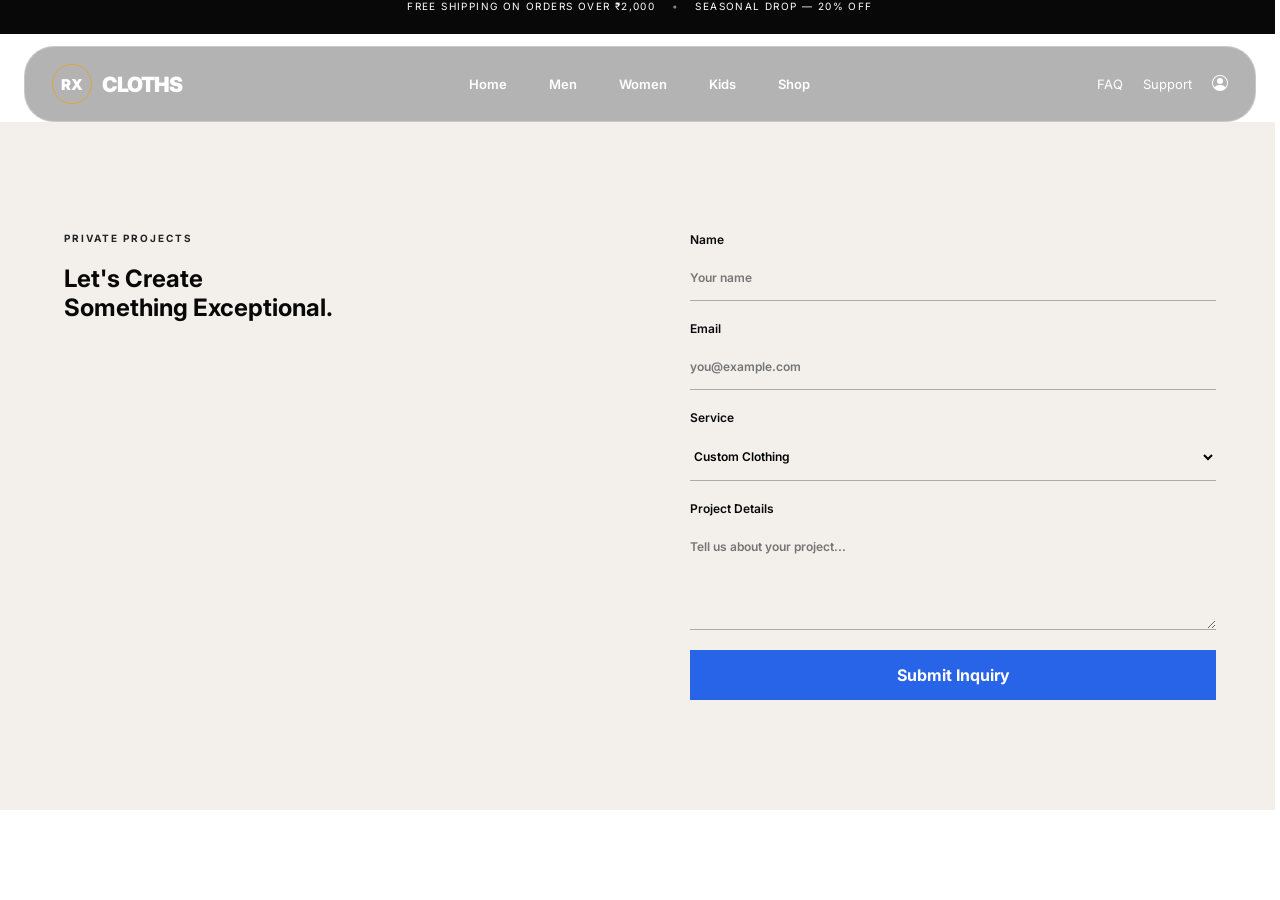
<file: Support.html>
<!DOCTYPE html>
<html lang="en">
<head>
  <meta charset="UTF-8">
  <meta name="viewport" content="width=device-width, initial-scale=1.0">
  <meta name="google-site-verification" content="CB0c8Q3YBVd4h4fbW2AzTCPhwVZBGQvAEmOn7xNflp4">
  <meta name="description" content="Contact RX CLOTHS for custom projects and services.">
  <title>Inquiry Services | RX CLOTHS</title>
  <link rel="preconnect" href="https://fonts.googleapis.com"><link rel="preconnect" href="https://fonts.gstatic.com" crossorigin>
  <link href="https://fonts.googleapis.com/css2?family=Inter:wght@400;500;600;700;800;900&display=swap" rel="stylesheet"><link rel="stylesheet" href="CSS.css">
</head>
<body class="inner-page">
  <div class="promo">FREE SHIPPING ON ORDERS OVER ₹2,000 
  <span>•</span> SEASONAL DROP — 20% OFF</div>
  <header class="header">
  <a href="index.html" class="logo" aria-label="RX CLOTHS home">
  <span class="logo-mark">RX</span>
  <span class="logo-text">CLOTHS</span>
  </a><nav class="desktop-nav">
  <a href="index.html">Home</a>
  <a href="Men.html">Men</a>
  <a href="Women.html">Women</a>
  <a href="Kids.html">Kids</a>
  <a href="shop.html">Shop</a>
</nav>
<div class="header-actions">
  <a href="faq.html">FAQ</a>
  <a class="active" href="Support.html">Support</a>
  <a href="login.html" class="account" aria-label="Account">
    <svg xmlns="http://www.w3.org/2000/svg" width="16" height="16" fill="currentColor" viewBox="0 0 16 16">
      <path d="M11 6a3 3 0 1 1-6 0 3 3 0 0 1 6 0"/>
      <path fill-rule="evenodd" d="M0 8a8 8 0 1 1 16 0A8 8 0 0 1 0 8m8-7a7 7 0 0 0-5.468 11.37C3.242 11.226 4.805 10 8 10s4.757 1.225 5.468 2.37A7 7 0 0 0 8 1"/>
    </svg>
  </a>
  <a href="#mobile-menu" class="menu-icon" aria-label="Open navigation">☰</a>
  </div>
  </header>
  <nav class="mobile-nav" id="mobile-menu">
  <a href="#" class="mobile-close">×</a>
  <a href="index.html">Home</a>
  <a href="Men.html">Men</a>
  <a href="Women.html">Women</a>
  <a href="Kids.html">Kids</a>
  <a href="shop.html">Shop</a>
  <a href="faq.html">FAQ</a>
  <a href="Support.html">Support</a>
  </nav>
  <main>
  <section class="services section" id="services">
    <div>
      <p class="eyebrow dark">PRIVATE PROJECTS</p>
      <h1>Let's Create<br>Something Exceptional.</h1>
    </div>

    <form data-mailto-subject="Private project inquiry">
      <label>Name<input required name="Name" placeholder="Your name"></label>
      <label>Email<input required type="email" name="Email" placeholder="you@example.com"></label>
      <label>Service<select name="Service">
        <option>Custom Clothing</option>
        <option>Brand Collaboration</option>
        <option>Bulk Orders</option>
        <option>Private Label</option>
        <option>Editorial Project</option>
      </select></label>
      <label>Project Details<textarea required name="Details" rows="5" placeholder="Tell us about your project..."></textarea></label>
      <button class="btn btn-blue" type="submit">Submit Inquiry</button>
    </form>
  </section>
  </main>
  <aside class="cart-drawer" id="cart-drawer">
  <div class="cart-head">
  <h2>Your Bag</h2>
  <a href="#">×</a>
  </div>
  <div class="empty-cart">
  <div class="bag-circle">0</div>
  <h3>Your bag is currently empty.</h3>
  <p>This HTML + CSS version provides the cart interface.</p>
  <a href="#" class="btn btn-blue">Continue Shopping</a>
  </div>
  </aside>
  <a href="#" class="backdrop" aria-label="Close bag"></a>
  <script src="mailto-forms.js"></script>
  
  
  <script src="./mobile-menu.js"></script>
</body>
</html>
</file>
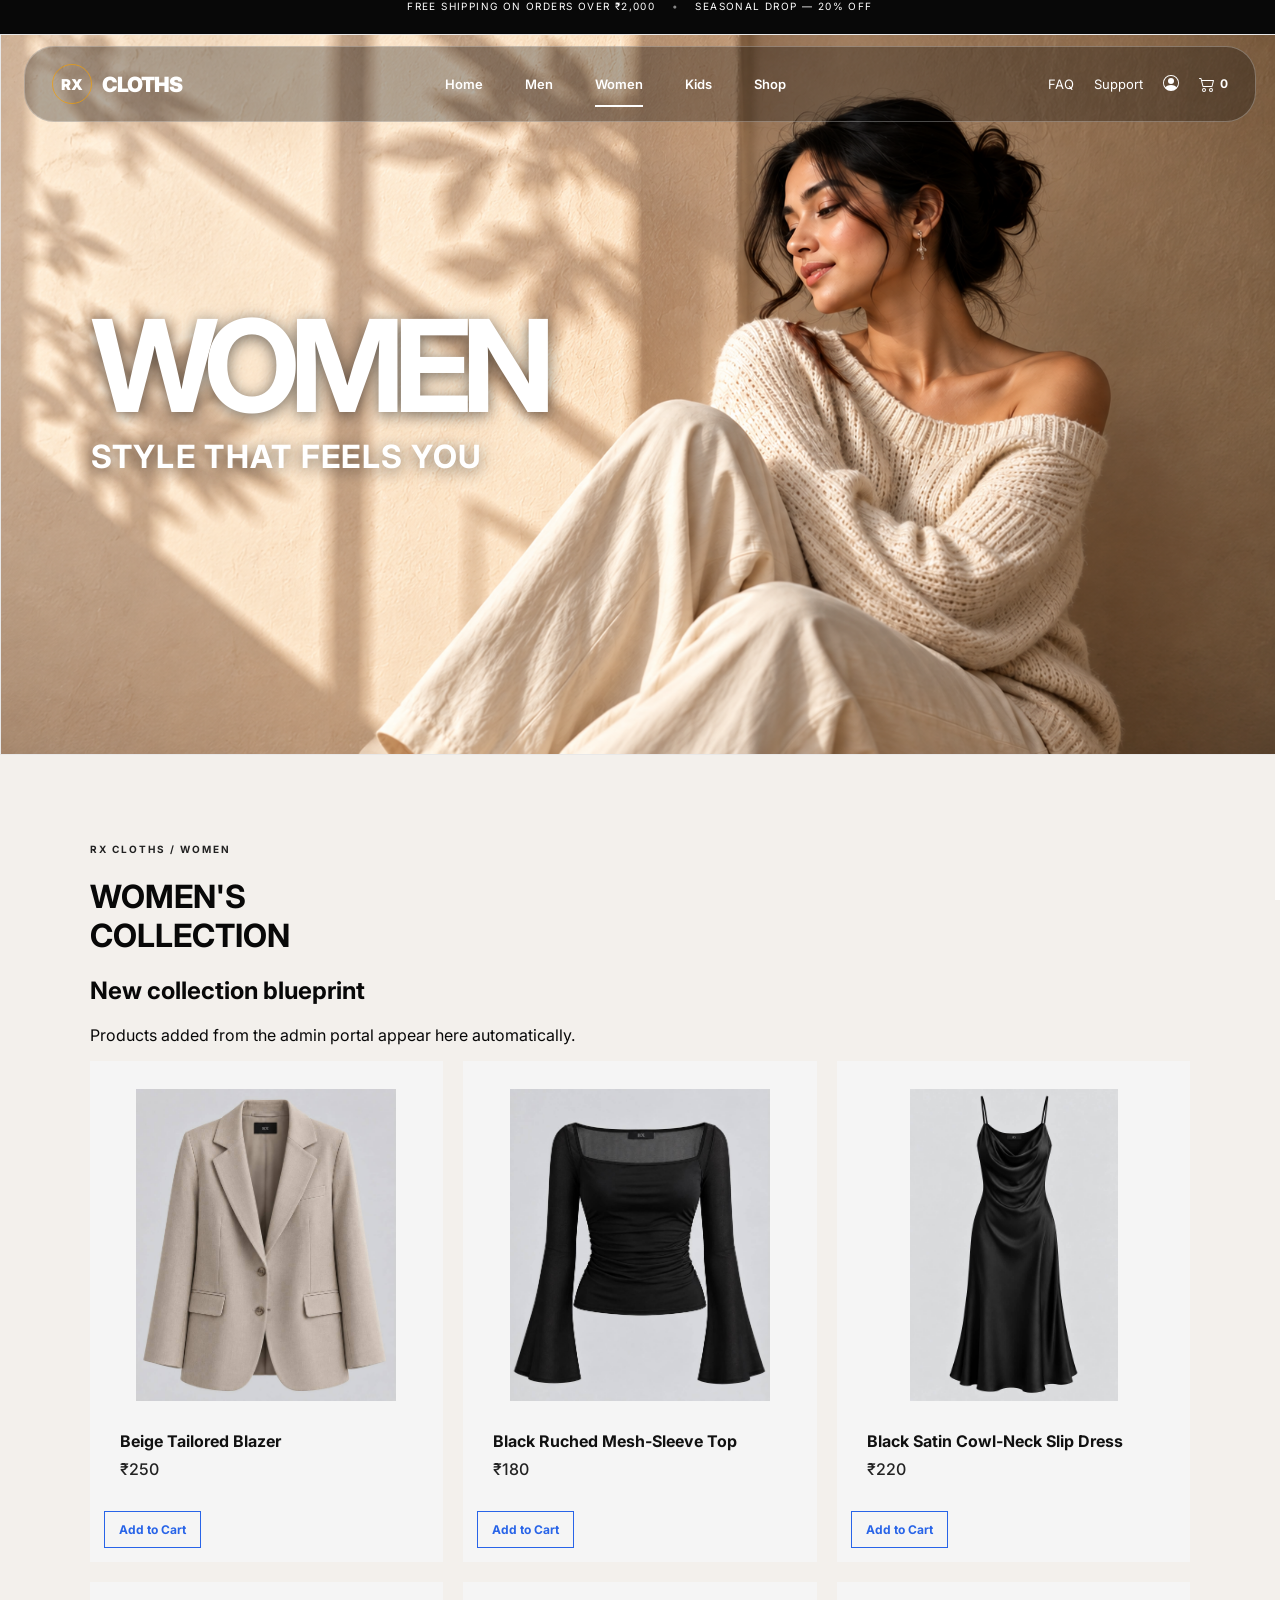
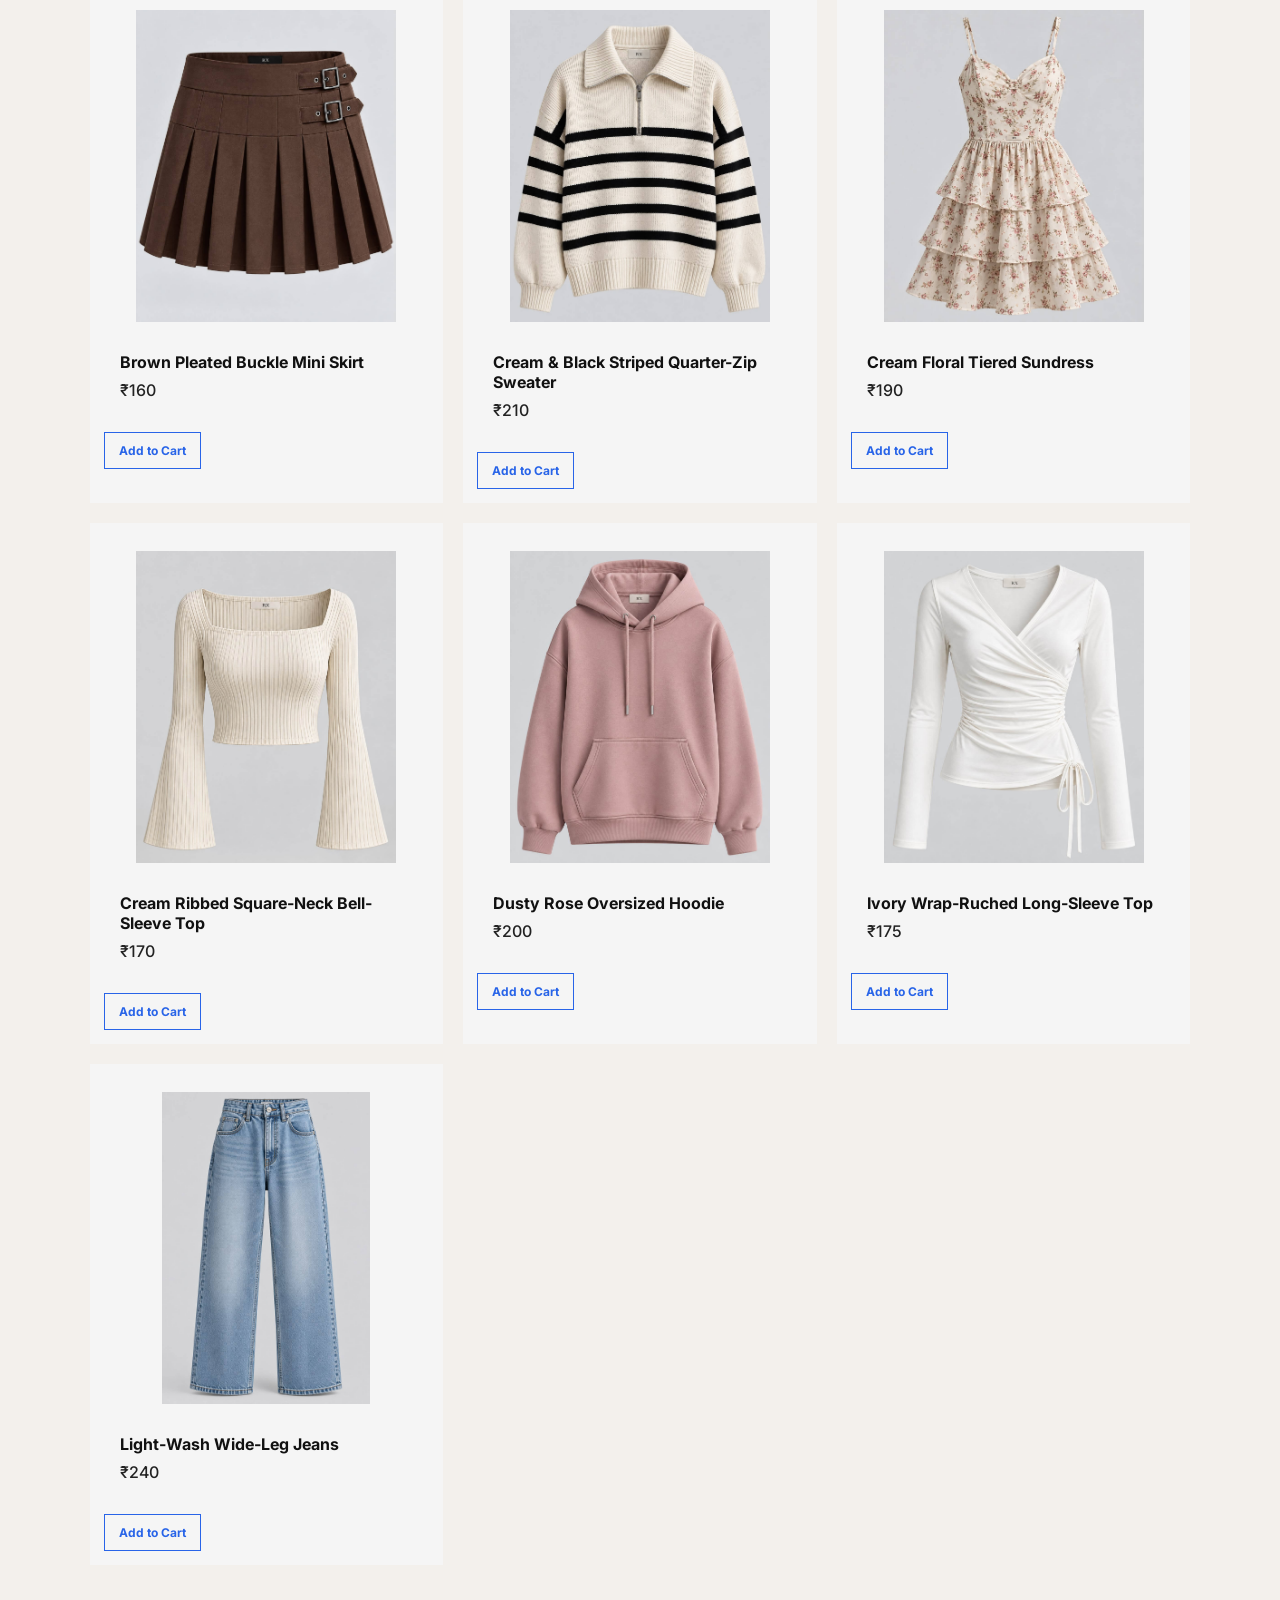
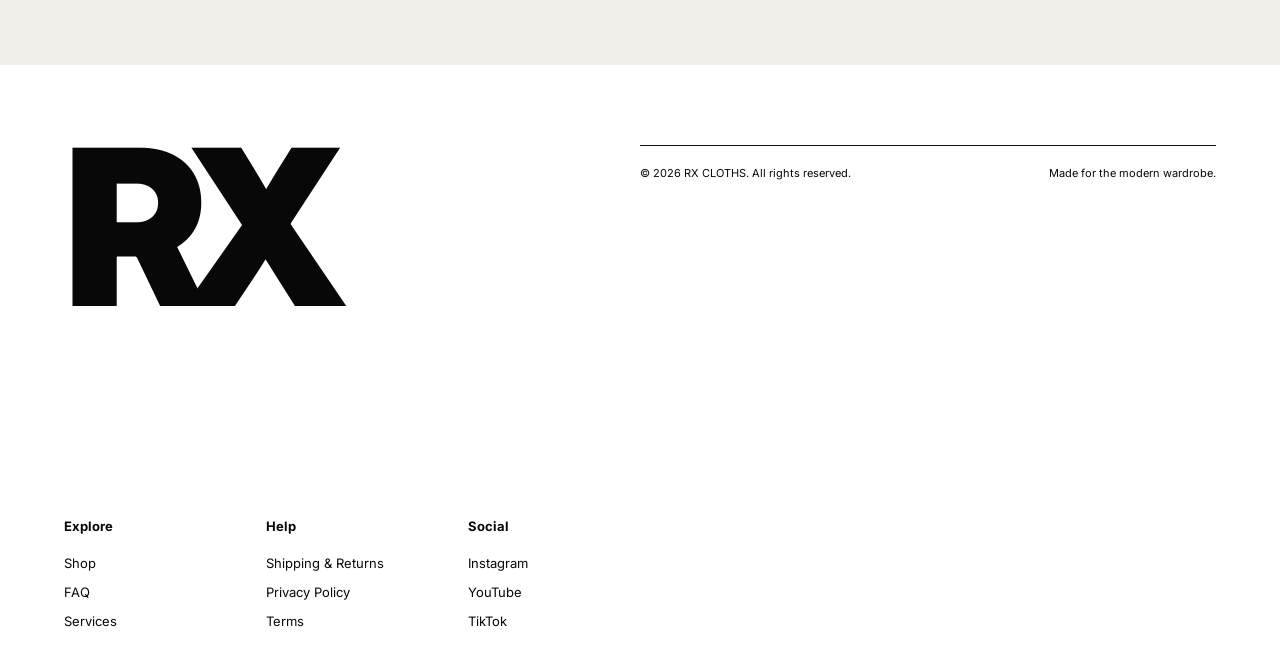
<file: Women.html>
<!DOCTYPE html>
<html lang="en">
<head>
  <meta charset="UTF-8">
  <meta name="viewport" content="width=device-width, initial-scale=1.0">
  <meta name="google-site-verification" content="CB0c8Q3YBVd4h4fbW2AzTCPhwVZBGQvAEmOn7xNflp4">
  <title>Women | RX CLOTHS</title>
  <link rel="preconnect" href="https://fonts.googleapis.com">
  <link rel="preconnect" href="https://fonts.gstatic.com" crossorigin>
  <link href="https://fonts.googleapis.com/css2?family=Inter:wght@400;500;600;700;800;900&display=swap" rel="stylesheet">
  <link rel="stylesheet" href="CSS.css">
</head>
<body class="inner-page" data-collection="women">
  <div class="promo">FREE SHIPPING ON ORDERS OVER ₹2,000 
    <span>•</span> SEASONAL DROP — 20% OFF
  </div>
  <header class="header">
  <a href="index.html" class="logo" aria-label="RX CLOTHS home">
  <span class="logo-mark">RX</span>
  <span class="logo-text">CLOTHS</span>
  </a>
  <nav class="desktop-nav">
  <a href="index.html">Home</a>
  <a href="Men.html">Men</a>
  <a class="active" href="Women.html">Women</a>
  <a href="Kids.html">Kids</a>
  <a href="shop.html">Shop</a>
  </nav>
  <div class="header-actions">
    <a href="faq.html">FAQ</a>
    <a href="Support.html">Support</a>
    <a href="login.html" class="account" aria-label="Account"><svg xmlns="http://www.w3.org/2000/svg" width="16" height="16" fill="currentColor" class="bi bi-person-circle" viewBox="0 0 16 16">
    <path d="M11 6a3 3 0 1 1-6 0 3 3 0 0 1 6 0"/>
    <path fill-rule="evenodd" d="M0 8a8 8 0 1 1 16 0A8 8 0 0 1 0 8m8-7a7 7 0 0 0-5.468 11.37C3.242 11.226 4.805 10 8 10s4.757 1.225 5.468 2.37A7 7 0 0 0 8 1"/>
    </svg></a>
    <a href="#cart-drawer" class="cart-link" aria-label="Shopping bag"><svg xmlns="http://www.w3.org/2000/svg" width="16" height="16" fill="currentColor" viewBox="0 0 16 16">
    <path d="M0 2.5A.5.5 0 0 1 .5 2H2a.5.5 0 0 1 .485.379L2.89 4H14.5a.5.5 0 0 1 .485.621l-1.5 6A.5.5 0 0 1 13 11H4a.5.5 0 0 1-.485-.379L1.61 3H.5a.5.5 0 0 1-.5-.5M3.14 5l1.25 5h8.22l1.25-5zM5 13a1 1 0 1 0 0 2 1 1 0 0 0 0-2m-2 1a2 2 0 1 1 4 0 2 2 0 0 1-4 0m9-1a1 1 0 1 0 0 2 1 1 0 0 0 0-2m-2 1a2 2 0 1 1 4 0 2 2 0 0 1-4 0"/>
    </svg><b>0</b></a>
    <a href="#mobile-menu" class="menu-icon">☰</a>
  </div>
  </header>
  <nav class="mobile-nav" id="mobile-menu">
  <a href="#" class="mobile-close">×</a>
  <a href="index.html">Home</a>
  <a href="Men.html">Men</a>
  <a href="Women.html">Women</a>
  <a href="Kids.html">Kids</a>
  <a href="shop.html">Shop</a>
  <a href="faq.html">FAQ</a>
  <a href="Support.html">Support</a>
  </nav>
    <div class="women-main-image">
    <img src="image/women main.png" alt="Women's collection">
    <div class="collection-main-overlay">
      <h1>WOMEN</h1>
      <h2>STYLE THAT FEELS YOU</h2>
    </div>
  </div>
  <main class="collection-page">
  <p class="eyebrow dark">RX CLOTHS / WOMEN</p>
  <h1>WOMEN'S<br>COLLECTION</h1>
  <section class="collection-blueprint">
  <h2>New collection blueprint</h2>
  <p>Products added from the admin portal appear here automatically.</p>
  <div class="collection-slots">
    <article class="collection-slot"><div class="collection-media"><img src="image/women%20cloths/Beige Tailored Blazer.jpeg" alt="Beige Tailored Blazer"></div><div class="collection-info"><strong>Beige Tailored Blazer</strong><span>₹250</span></div></article>
    <article class="collection-slot"><div class="collection-media"><img src="image/women%20cloths/Black Ruched Mesh-Sleeve Top.jpeg" alt="Black Ruched Mesh-Sleeve Top"></div><div class="collection-info"><strong>Black Ruched Mesh-Sleeve Top</strong><span>₹180</span></div></article>
    <article class="collection-slot"><div class="collection-media"><img src="image/women%20cloths/Black Satin Cowl-Neck Slip Dress.jpeg" alt="Black Satin Cowl-Neck Slip Dress"></div><div class="collection-info"><strong>Black Satin Cowl-Neck Slip Dress</strong><span>₹220</span></div></article>
    <article class="collection-slot"><div class="collection-media"><img src="image/women%20cloths/Brown Pleated Buckle Mini Skirt.jpeg" alt="Brown Pleated Buckle Mini Skirt"></div><div class="collection-info"><strong>Brown Pleated Buckle Mini Skirt</strong><span>₹160</span></div></article>
    <article class="collection-slot"><div class="collection-media"><img src="image/women%20cloths/Cream & Black Striped Quarter-Zip Sweater.jpeg" alt="Cream & Black Striped Quarter-Zip Sweater"></div><div class="collection-info"><strong>Cream & Black Striped Quarter-Zip Sweater</strong><span>₹210</span></div></article>
    <article class="collection-slot"><div class="collection-media"><img src="image/women%20cloths/Cream Floral Tiered Sundress.jpeg" alt="Cream Floral Tiered Sundress"></div><div class="collection-info"><strong>Cream Floral Tiered Sundress</strong><span>₹190</span></div></article>
    <article class="collection-slot"><div class="collection-media"><img src="image/women%20cloths/Cream Ribbed Square-Neck Bell-Sleeve Top.jpeg" alt="Cream Ribbed Square-Neck Bell-Sleeve Top"></div><div class="collection-info"><strong>Cream Ribbed Square-Neck Bell-Sleeve Top</strong><span>₹170</span></div></article>
    <article class="collection-slot"><div class="collection-media"><img src="image/women%20cloths/Dusty Rose Oversized Hoodie.jpeg" alt="Dusty Rose Oversized Hoodie"></div><div class="collection-info"><strong>Dusty Rose Oversized Hoodie</strong><span>₹200</span></div></article>
    <article class="collection-slot"><div class="collection-media"><img src="image/women%20cloths/Ivory Wrap-Ruched Long-Sleeve Top.jpeg" alt="Ivory Wrap-Ruched Long-Sleeve Top"></div><div class="collection-info"><strong>Ivory Wrap-Ruched Long-Sleeve Top</strong><span>₹175</span></div></article>
    <article class="collection-slot"><div class="collection-media"><img src="image/women%20cloths/Light-Wash Wide-Leg Jeans.jpeg" alt="Light-Wash Wide-Leg Jeans"></div><div class="collection-info"><strong>Light-Wash Wide-Leg Jeans</strong><span>₹240</span></div></article>
  </div>
  </section>
  </main>
  <aside class="cart-drawer" id="cart-drawer">
  <div class="cart-head">
  <h2>Your Bag</h2>
  <a href="#">×</a>
</div>
<div class="empty-cart">
  <div class="bag-circle">0</div>
  <h3>Your bag is currently empty.</h3>
</div>
</aside>
<a href="#" class="backdrop" aria-label="Close bag">

</a>
<footer class="footer">
    <div class="footer-top">
      <div>
        <div class="footer-logo">RX</div>
      <div class="footer-links">
        <div><b>Explore</b><a href="shop.html">Shop</a><a href="faq.html">FAQ</a><a href="Support.html">Services</a></div>
        <div><b>Help</b><a href="Support.html">Shipping & Returns</a><a href="Support.html">Privacy Policy</a><a href="Support.html">Terms</a></div>
        <div><b>Social</b><a href="#">Instagram</a><a href="#">YouTube</a><a href="#">TikTok</a></div>
      </div>
    </div>
    <div class="footer-bottom">
      <span>© 2026 RX CLOTHS. All rights reserved.</span>
      <span>Made for the modern wardrobe.</span>
    </div>
  </footer>
<script src="catalog.js"></script>
<script src="checkout.js"></script>
  <script src="./mobile-menu.js"></script>
</body>
</html>
</file>
<file: CSS.css>
*{
  box-sizing:border-box;
}
:root{
  --black:#080808;
  --white:#fff;
  --off:#f3f0ec;
  --blue:#2864e8;
  --line:#dedbd5;
  --muted:#686868;
}
html{
  scroll-behavior:smooth;
}

body{
  margin:0;
  font-family:"Segoe UI",Inter,Arial,sans-serif;
  color:var(--black);
  background:#ffffff;
  -webkit-font-smoothing:antialiased;
  text-rendering:optimizeLegibility;
}

a{
  text-decoration:none;
  color:inherit;
}

button,
input,
textarea,
select{
  font:inherit;
}

.promo{
  height:34px;
  background:#080808;
  color:#fff;
  text-align:center;
  font-size:10px;
  letter-spacing:1.4px;
  padding:10x;
}

.promo span{
  margin:0 12px;
  color:#888;
}

.header{
  position:fixed;
  z-index:50;
  top:46px;left:24px;
  right:24px;height:76px;
  padding:0 27px;
  display:flex;
  align-items:center;
  justify-content:space-between;
  color:#fff;
  border:1px solid rgba(255,255,255,.28);
  background:rgba(5,5,5,.30);
  border-radius:30px;
  transition:.25s
}
.inner-page .header{
  background:transparent;
  backdrop-filter:none;
  border-color:transparent;
}

.logo{
  display:flex;
  align-items:center;
  gap:10px;
  font-size:21px;
  font-weight:900;
  letter-spacing:-1px;
}

.logo img{
  display:block;
  width:98px;
  height:62px;
  object-fit:contain;
}
.logo-mark{
  width:40px;
  height:40px;
  border:1px solid rgba(242, 158, 3, 0.705);
  border-radius:50%;
  display:grid;
  place-items:center;
  font-size:15px;
  letter-spacing:0;
  cursor:pointer;
  transition:color .3s ease, background-color .3s ease, border-color .3s ease, box-shadow .3s ease, transform .3s ease;
}

.logo-mark:hover{
  color:rgba(242, 158, 3, 0.705);
  background-color:rgba(242, 158, 3, 0.12);
  border-color:rgba(242, 158, 3, 0.705);
  box-shadow:0 0 18px rgba(242, 158, 3, 0.35);
  transform:translateY(-2px) scale(1.05);
}

.desktop-nav{
  display:flex;
  gap:42px;
  font-size:13px;
  font-weight:600;
}

.desktop-nav a{
  position:relative;
  padding:8px 0;
}

.desktop-nav a:after{
  content:"";
  position:absolute;
  left:0;
  bottom:-7px;
  width:0;
  height:2px;
  background:#fff;
  transition:.25s;
}

.desktop-nav a:hover:after,
.desktop-nav a.active:after{
  width:100%;
}

.header-actions{
  display:flex;
  align-items:center;
  gap:20px;
  font-size:13px;
}

.cart-link{
  display:inline-flex;
  align-items:center;
  gap:5px;
}

.cart-link b{
  font-size:12px;
  line-height:1;
}

.collection-page{
  margin-top:0px;
  padding:235px 7vw 100px;
  min-height:100vh;
  background:var(--off);
}

.collection-feature{
  display:grid;
  grid-template-columns:1.1fr 1fr;
  gap:24px;
  align-items:stretch;
  margin-top:42px;
}

.collection-feature-copy{
  background:#fff;
  padding:30px 28px;
  display:flex;
  flex-direction:column;
  justify-content:center;
  border:1px solid #e8e8e8;
}

.collection-feature-copy h2{
  margin:12px 0 10px;
  font-size:clamp(42px,5vw,70px);
  line-height:.9;
  letter-spacing:-.07em;
}

.collection-feature-copy p:last-child{
  margin:0;
  line-height:1.6;
  color:#555;
  max-width:430px;
}

.collection-poster{
  overflow:hidden;
  border:1px solid #e8e8e8;
  min-height:420px;
  width:100%;
  height:100%;
  background:url("image/front page.png") center/cover no-repeat #f5f5f5;
}

.collection-gallery{
  margin-top:100px;
}

.women-main-image,
.men-main-image,
.kids-main-image{
  position:relative;
  width:100%;
  overflow:hidden;
  border:1px solid #e8e8e8;
  background:#f5f5f5;
}

.collection-main-overlay{
  position:absolute;
  top:50%;
  left:7vw;
  right:auto;
  bottom:auto;
  z-index:1;
  color:#fff;
  text-shadow:0 3px 16px rgba(0,0,0,.55);
  transform:translateY(-50%);
  text-align:left;
}

.men-main-image .collection-main-overlay{
  left:auto;
  right:7vw;
  text-align:right;
}

.collection-main-overlay h1{
  margin:0;
  font-size:clamp(56px,10vw,150px);
  line-height:.82;
  letter-spacing:-.08em;
}

.collection-main-overlay h2{
  margin:18px 0 0;
  font-size:clamp(18px,2.5vw,34px);
  letter-spacing:.04em;
} 

.women-main-image img{
  display:block;
  width:100%;
  height:100%;
  object-fit:cover;
  object-position:center;
}
.men-main-image{
  display:block;
  width:100%;
  height:auto;
}

.men-main-image img{
  display:block;
  width:100%;
  height:auto;
  object-fit:contain;
  object-position:center;
}
.collection-slots{
  display:grid;
  grid-template-columns:repeat(3,1fr);
  gap:20px;
}

.collection-slot{
  display:block;
  width:100%;
  height:100%;
  min-height:320px;
  object-fit:center;
  object-position:center;
  background:#f5f5f5;
  padding:14px;
}

.collection-media{
  width:100%;
  height:340px;
  background:#f5f5f5;
  display:flex;
  align-items:center;
  justify-content:center;
  padding:14px;
}

.collection-media img{
  display:block;
  width:500px;
  height:500px;
  object-fit:contain;
  object-position:center;
  aspect-ratio:9 / 16;
}

.empty-media{
  display:grid;
  place-items:center;
  color:#2864e8;
  font-size:12px;
  font-weight:800;
  letter-spacing:1px;
}
.collection-info{
  padding:16px 16px 18px;
}

.collection-info strong{
  display:block;
  font-size:16px;
  color:#111;
  margin:0 0 8px;
}
.collection-slot span{display:block;color:#222;font-weight:500}

.add-to-cart{
  margin-top:14px;
  border:1px solid var(--blue);
  padding:10px 14px;
  color:var(--blue);
  background:transparent;
  font:inherit;
  font-size:12px;
  font-weight:700;
  cursor:pointer;
}

.add-to-cart:hover{
  color:#fff;
  background:var(--blue);
}
.menu-icon{display:none;font-size:24px;cursor:pointer}
.mobile-nav{display:none}

.hero{
  height:100vh;
  min-height:800px;
  position:relative;
  display:flex;
  align-items:flex-end;
  color:#ffffffee;
  overflow:hidden;
  isolation:isolate;
  background:#ffffff;
}


.hero-bg {
  position: absolute;
  inset: 0;
  background: url("image/MAIN IMAGE.png") center/cover no-repeat;
  filter: saturate(1.08) contrast(1.04);
}

.front-page-bg{
  position:absolute;
  inset:0;
  background:url("image/front page.png") center/cover no-repeat;
  transform:scale(1.02);
}

.seasonal-image:after,
.feature-image:after,
.editorial-image:after{
  display:grid;
  place-items:center;
  width:100%;
  height:100%;
  border:2px dashed var(--blue);
  font-size:12px;
  font-weight:800;
  letter-spacing:1px;
}

.hero-overlay{
  position:absolute;
  inset:0;
  z-index:1;
  
}

.hero-content{
  position:relative;
  z-index:2;
  padding:0 7vw 12vh;
  max-width:900px;
  text-shadow:0 3px 0 rgba(0,0,0,.2), 0 16px 35px rgba(0,0,0,.35);
}

.eyebrow{
  font-size:10px;
  letter-spacing:2px;
  font-weight:700;
  margin:0;
  color:#ea910b;
}

.dark{
  color:#222;
}

.hero h1{
  font-size:120px;
  line-height:.92;
  letter-spacing:-.085em;
  margin:16px 0 28px;
  }

.hero h1 em,
.split-copy h2 em{
  font-style:normal;
  font-weight:300;
}

.hero-description{
  max-width:500px;
  line-height:1.65;
  margin:0;
}

.hero-buttons{
  display:flex;
  align-items:center;
  gap:30px;
  margin-top:35px;
}

.btn{
  display:inline-flex;
  align-items:center;
  justify-content:center;
  padding:15px 25px;
  border:0;
  font-weight:700;
  cursor:pointer;
  transition:.25s;
}

.btn:hover{
  transform:translateY(-2px);
}

.btn-light{
  background:#fff;
  color:#000;
}

.btn-blue{
  background:var(--blue);
  color:#fff;
}

.text-link{
  border-bottom:1px solid #fff;
  padding-bottom:5px;
}

.dark-link{
  border-color:#111;
}

.scroll{
  position:absolute;
  right:5vw;
  bottom:38px;
  z-index:2;
  font-size:10px;
  letter-spacing:2px;
  text-shadow:0 2px 8px rgba(0,0,0,.5);
  transform:translateZ(28px);
}

@media (max-width:700px){
  .hero::before{
    inset:12% 5%;
  }

  .hero-content{
    transform:none;
  }
}

.section{
  padding:110px 5vw;
}

.dark-section,
.dark-section h2,
.dark-section h3,
.dark-section p,
.dark-section .eyebrow,
.dark-section .muted,
.dark-section .text-link{
  color:#000;
}

.dark-section .feature-copy p{
  color:#000;
}

.dark-section .review-grid p,
.dark-section .review-grid span,
.dark-section .review-grid small{
  color:#000;
}

.dark-section .outline-btn{
  color:#000;
  border-color:#111;
}

.section-title{
  display:flex;
  align-items:flex-end;
  justify-content:space-between;
  margin-bottom:55px;
}

.section-title h2,
.reviews>h2{
  font-size:clamp(55px,7vw,110px);
  line-height:.9;
  letter-spacing:-.075em;
  margin:10px 0 0;
}

.outline-btn{
  border:1px solid #111;
  padding:13px 22px;
  font-size:13px;
}

.muted{
  color:#777;
  font-size:12px;
}

.product-grid{
  display:grid;
  grid-template-columns:repeat(4,1fr);
  gap:20px;
}

.product{
  position:relative;
  min-width:0;
}

.product-image{
  aspect-ratio:.78;
  background:var(--off);
  overflow:hidden;
  border:0;
  box-shadow:0 18px 30px rgba(0,0,0,.22);
  transform:perspective(900px) rotateX(0deg) translateY(0);
  transition:transform .35s ease, box-shadow .35s ease;
}

.product:hover .product-image{
  transform:perspective(900px) rotateX(2deg) translateY(-8px);
  box-shadow:0 28px 42px rgba(0,0,0,.3);
}

.product-image img{
  display:block;
  width:100%;
  height:100%;
  object-fit:contain;
  padding:14px;
}

.image-blueprint,
.modal-blueprint{
  width:100%;
  height:100%;
  display:grid;
  place-items:center;
  text-align:center;
  color:var(--blue);
  background:linear-gradient(135deg,rgba(237,244,255,.68),rgba(223,234,255,.68)),url("image/MAIN IMAGE.png") center/cover no-repeat;
  border:0;
  font-size:12px;
  font-weight:800;
  letter-spacing:1px;
  padding:20px;
}

.product-image img{
  width:100%;
  height:100%;
  object-fit:contain;
  padding:14px;
  transition:.6s;
}

.product:hover .product-image img{
  transform:scale(1.06);
}

.product-info{
  padding-top:14px;
  display:flex;
  justify-content:space-between;
  gap:12px;
}

.product-info h3{
  font-size:14px;
  font-weight:500;
  margin:0;
}

.product-info strong{
  font-size:14px;
}

.quick-view{
  position:absolute;
  left:15px;
  right:15px;
  bottom:58px;
  background:#fff;
  padding:13px;
  text-align:center;
  opacity:0;
  transform:translateY(10px);
  transition:.3s;
  font-size:12px;
  font-weight:700;
}

.product:hover .quick-view{
  opacity:1;
  transform:none;
}

.split-feature{
  display:grid;
  grid-template-columns:.8fr 1.5fr;
  min-height:700px;
  background:#faf1f5;
}

.split-copy{
  padding:100px 7vw;
  display:flex;
  flex-direction:column;
  justify-content:center;
  align-items:flex-start;
}

.split-copy h2{
  font-size:clamp(55px,7vw,110px);
  line-height:.9;
  letter-spacing:-.075em;
  margin:20px 0;
}

.split-copy>p:not(.eyebrow){
  line-height:1.6;
  max-width:400px;
  margin-bottom:30px;
}

.split-image{
  background-position:center;
  background-size:cover;
}

.seasonal-image{
  overflow:hidden;
}

.seasonal-image img{
  display:block;
  width:100%;
  height:100%;
  object-fit:cover;
}

.standard{
  display:grid;
  grid-template-columns:1fr 1fr;
  gap:70px;
  align-items:center;
  background:#eef5ff;
}

.standard h2{
  font-size:clamp(60px,8vw,120px);
  line-height:.85;
  letter-spacing:-.08em;
  margin:15px 0;
}

.standard-copy{
  border-left:1px solid #222;
  padding-left:55px;
  font-size:21px;
  line-height:1.55;
  margin:0;
}

.category-grid{
  display:grid;
  grid-template-columns:repeat(4,1fr);
  gap:15px;
}
.category{
  aspect-ratio:3 / 4;
  min-height:0;
  padding:25px;
  display:flex;
  flex-direction:column;
  justify-content:flex-end;
  color:#fff;
  background-color:#f5f5f5;
  background-position:center;
  background-size:contain;
  background-repeat:no-repeat;
  position:relative;
  overflow:hidden;
}

.category:before{
  content:"";
  position:absolute;
  inset:0;
  background:linear-gradient(transparent,rgba(0,0,0,.72));
}

.category span,
.category b{
  position:relative;
  z-index:1;
}

.category b{
  font-size:24px;
}

.cat1{
  background-image:url("image/men%20cloth/Puffer Jacket.png");
}

.cat2{
  background-image:url("image/men%20cloth/Utility Overshirt.png");
}

.cat3{
  background-image:url("image/women%20cloths/Black Satin Cowl-Neck Slip Dress.jpeg");
}

.cat4{
  background-image:url("image/kids%20cloths/Kids Hooded Tracksuit Set.jpeg");
}

.feature{
  display:grid;
  grid-template-columns:1.2fr 1fr;
  gap:70px;
  align-items:center;
}

.feature-image{
  min-height:700px;
  overflow:hidden;
}

.feature-image img{
  display:block;
  width:100%;
  height:100%;
  object-fit:cover;
}

.feature-copy h2{
  font-size:clamp(50px,6vw,90px);
  line-height:.95;
  letter-spacing:-.07em;
}

.feature-copy p{
  line-height:1.7;
  color:#555;
  max-width:560px;
}

.reviews{
  text-align:center;
}

.review-grid{
  margin-top:60px;
  display:grid;
  grid-template-columns:repeat(3,1fr);
  gap:20px;
}

.review-grid article{
  background:transparent;
  border:1px solid rgba(0,0,0,.35);
  box-shadow:0 18px 35px rgba(0,0,0,.15), inset 0 1px 0 rgba(255,255,255,.7);
  text-align:left;
  padding:45px;
  min-height:380px;
  display:flex;
  flex-direction:column;
  justify-content:flex-end;
}

.review-grid article span{
  margin-bottom:auto;
  color:#777;
}

.review-grid h3{
  font-size:25px;
  margin-bottom:10px;
}

.review-grid p{
  line-height:1.6;
  color:#444;
}

.review-grid small{
  letter-spacing:2px;
}

.portfolio-grid{
  display:grid;
  grid-template-columns:1.25fr .75fr;
  grid-template-rows:400px 400px;
  gap:15px;
}

.portfolio{
  display:flex;
  align-items:center;
  justify-content:center;
  overflow:hidden;
  background:#f5f5f5;
}

.portfolio img{
  display:block;
  width:100%;
  height:100%;
  object-fit:contain;
  object-position:center;
}

.p1{
  grid-row:span 2;
}

.services{
  display:grid;
  grid-template-columns:1fr 1fr;
  gap:100px;
  background:var(--off);
}

.services h2{
  font-size:clamp(50px,6vw,90px);
  letter-spacing:-.07em;
  line-height:.95;
}

.services form{
  display:flex;
  flex-direction:column;
  gap:20px;
}

.services label{
  display:flex;
  flex-direction:column;
  gap:8px;
  font-size:12px;
  font-weight:600;
}

.services input,
.services textarea,
.services select{
  border:0;
  border-bottom:1px solid #aaa;
  background:transparent;
  padding:15px 0;
  outline:none;
}

.services textarea{
  resize:vertical;
}

.services select{
  appearance:auto;
}

.newsletter{
  background:#080808;
  color:#fff;
  padding:120px 7vw;
  text-align:center;
}

.newsletter h2{
  font-size:clamp(55px,8vw,120px);
  line-height:.9;
  letter-spacing:-.08em;
}

.newsletter form{
  max-width:600px;
  margin:40px auto 0;
  display:flex;
  border-bottom:1px solid #777;
}

.newsletter input{
  flex:1;
  background:transparent;
  border:0;
  color:#fff;
  padding:16px;
  outline:none;
}

.newsletter input::placeholder{
  color:#aaa;
}

.cart-drawer{
  position:fixed;
  z-index:80;
  right:5px;
  top:0;
  width:min(460px,100%);
  height:100vh;
  background:#fff;
  transform:translateX(100%);
  transition:.35s;
  padding:27px;
}

.cart-head{
  display:flex;
  justify-content:space-between;
  border-bottom:1px solid #ddd;
  padding-bottom:20px;
}

.cart-head h2{
  margin:0;
}

.cart-head a{
  font-size:30px;
  cursor:pointer;
}

.empty-cart{
  padding:80px 0;
  text-align:center;
}

.bag-circle{
  width:60px;
  height:60px;
  border:1px solid #111;
  border-radius:50%;
  display:grid;
  place-items:center;
  margin:0 auto 25px;
}

.cart-items{
  display:flex;
  flex-direction:column;
  gap:14px;
  width:100%;
  margin-top:20px;
}

.cart-item{
  display:flex;
  align-items:center;
  gap:12px;
  text-align:left;
}

.cart-item img{
  width:54px;
  height:64px;
  object-fit:cover;
}

.cart-item div{
  display:flex;
  flex-direction:column;
  gap:4px;
}

.cart-item span{
  color:var(--muted);
  font-size:12px;
}

.remove-cart-item{
  align-self:flex-start;
  border:0;
  padding:0;
  color:var(--blue);
  background:transparent;
  font:inherit;
  font-size:12px;
  font-weight:700;
  cursor:pointer;
}

.cart-subtotal{
  display:block;
  margin-top:28px;
  padding-top:18px;
  border-top:1px solid #ddd;
  text-align:left;
}

.checkout-start{
  width:100%;
  margin-top:18px;
}

body.checkout-open{
  overflow:hidden;
}

.checkout-overlay{
  position:fixed;
  z-index:120;
  inset:0;
  display:grid;
  place-items:center;
  overflow-y:auto;
  padding:20px;
  background:rgba(0,0,0,.62);
}

.checkout-overlay[hidden],
.checkout-confirmation[hidden]{
  display:none;
}

.checkout-panel{
  width:min(760px,100%);
  max-height:calc(100vh - 40px);
  overflow-y:auto;
  padding:clamp(20px,5vw,38px);
  background:#fff;
  color:#111;
  box-shadow:0 24px 70px rgba(0,0,0,.25);
}

.checkout-heading{
  display:flex;
  align-items:center;
  justify-content:space-between;
  gap:16px;
  margin-bottom:24px;
}

.checkout-heading h2,
.checkout-confirmation h2{
  margin:0;
  font-size:clamp(28px,5vw,42px);
}

.checkout-close{
  width:40px;
  height:40px;
  border:1px solid var(--line);
  background:#fff;
  color:#111;
  font-size:26px;
  cursor:pointer;
}

.checkout-form,
.checkout-fields{
  display:grid;
  gap:18px;
}

.checkout-fields{
  grid-template-columns:repeat(2,minmax(0,1fr));
}

.checkout-fields label{
  display:grid;
  gap:7px;
  font-size:13px;
  font-weight:600;
}

.checkout-fields label:first-child,
.checkout-fields label:nth-child(4){
  grid-column:1 / -1;
}

.checkout-fields input{
  width:100%;
  min-width:0;
  padding:12px;
  border:1px solid #c9c6c1;
  background:#fff;
}

.checkout-summary{
  padding:18px;
  border:1px solid var(--line);
  background:var(--off);
}

.checkout-summary h3,
.checkout-confirmation h3{
  margin:0 0 14px;
}

.checkout-summary-items{
  display:grid;
  gap:9px;
  margin-bottom:16px;
}

.checkout-summary-item,
.checkout-total-row{
  display:flex;
  align-items:flex-start;
  justify-content:space-between;
  gap:14px;
  font-size:13px;
}

.checkout-summary-item span:first-child{
  min-width:0;
  overflow-wrap:anywhere;
}

.checkout-totals{
  display:grid;
  gap:8px;
  padding-top:13px;
  border-top:1px solid var(--line);
}

.checkout-total-row:last-child{
  font-size:15px;
  font-weight:800;
}

.checkout-gateways{
  display:grid;
  grid-template-columns:repeat(2,minmax(0,1fr));
  gap:10px;
  margin:0;
  padding:0;
  border:0;
}

.checkout-gateways legend{
  margin-bottom:10px;
  font-weight:700;
}

.checkout-gateways label{
  display:flex;
  align-items:center;
  gap:9px;
  min-height:48px;
  padding:10px 12px;
  border:1px solid var(--line);
  cursor:pointer;
}

.checkout-gateways input{
  accent-color:var(--blue);
}

.checkout-status{
  min-height:20px;
  margin:0;
  color:#a12b20;
  font-size:13px;
}

.checkout-status[data-state="success"]{
  color:#17633b;
}

.checkout-actions{
  display:flex;
  flex-wrap:wrap;
  gap:10px;
}

.checkout-confirmation-mark{
  margin:0 0 8px;
  color:#17633b;
  font-weight:800;
}

.checkout-confirmation-details{
  display:grid;
  gap:12px;
  margin:20px 0;
}

.checkout-confirmation-details p{
  margin:0;
  overflow-wrap:anywhere;
}

@media(max-width:560px){
  .checkout-overlay{
    align-items:start;
    padding:10px;
  }

  .checkout-panel{
    max-height:calc(100vh - 20px);
    padding:20px 16px;
  }

  .checkout-fields{
    grid-template-columns:1fr;
  }

  .checkout-fields label:first-child,
  .checkout-fields label:nth-child(4){
    grid-column:auto;
  }
}

.backdrop{
  position:fixed;
  z-index:70;
  inset:0;
  background:rgba(0,0,0,.4);
  display:none;
}

.cart-drawer:target{
  transform:none;
}

.cart-drawer:target~.backdrop{
  display:block;
}

.product-modal{
  position:fixed;
  z-index:100;
  inset:0;
  background:rgba(0,0,0,.82);
  display:none;
  place-items:center;
  padding:25px;
}

.product-modal:target{
  display:grid;
}

.dynamic-product-modal.is-open{
  display:grid;
}

.modal-card{
  background:#fff;
  max-width:1000px;
  width:100%;
  display:grid;
  grid-template-columns:1fr 1fr;
  position:relative;
}

.modal-card img,
.modal-blueprint{
  width:100%;
  height:620px;
  object-fit:cover;
}

.dynamic-product-image{
  background:#f5f3f0;
}

.modal-add-to-cart{
  border:0;
  cursor:pointer;
}

.product-size-label{
  margin:25px 0 10px;
  color:#222;
  font-size:13px;
  font-weight:700;
}

.product-size-options{
  display:flex;
  gap:8px;
  margin-bottom:25px;
}

.product-size-option{
  min-width:48px;
  border:1px solid #cfcac3;
  padding:12px 14px;
  color:#222;
  background:#fff;
  font:inherit;
  font-size:13px;
  cursor:pointer;
}

.product-size-option.selected,
.product-size-option:hover{
  border-color:var(--blue);
  color:#fff;
  background:var(--blue);
}

.modal-content{
  padding:70px 45px;
}

.modal-content h2{
  font-size:58px;
  line-height:.9;
  letter-spacing:-.06em;
  margin:20px 0;
}

.modal-price{
  font-size:20px;
}

.modal-content p:not(.eyebrow){
  line-height:1.65;
  color:#555;
}

.modal-close{
  position:fixed;
  right:30px;
  top:18px;
  color:#fff;
  font-size:42px;
  z-index:110;
}

.footer{
  padding:80px 5vw 25px;
}

.footer-top{
  display:grid;
  grid-template-columns:1fr 1fr;
  min-height:500px;
}

.footer-logo{
  font-size:clamp(120px,17vw,260px);
  font-weight:900;
  letter-spacing:-.11em;
  line-height:.75;
}

.footer-brand{
  font-weight:800;
  margin-top:100px;
}

.footer-links{
  display:grid;
  grid-template-columns:repeat(3,1fr);
  gap:30px;
  padding-top:210px;
}

.footer-links div{
  display:flex;
  flex-direction:column;
  gap:13px;
  font-size:13px;
}

.footer-links b{
  margin-bottom:8px;
}

.footer-bottom{
  border-top:1px solid #111;
  padding-top:20px;
  display:flex;
  justify-content:space-between;
  font-size:11px;
}

/* Dedicated navigation pages */
.inner-page .header{
  background:rgba(5,5,5,.30);
  border-color:rgba(255,255,255,.28);
}

.admin-page{
  min-height:100vh;
  background:#f4f6fb;
  display:grid;
  grid-template-columns:250px 1fr;
}

.admin-sidebar{
  position:sticky;
  top:0;
  height:100vh;
  padding:32px 24px;
  background:#080808;
  color:#fff;
  display:flex;
  flex-direction:column;
}

.admin-brand{
  font-size:20px;
  font-weight:900;
  letter-spacing:-1px;
}

.admin-brand span{
  display:inline-grid;
  place-items:center;
  width:34px;
  height:34px;
  border:1px solid #777;
  border-radius:50%;
  font-size:11px;
  letter-spacing:0;
}

.admin-label{
  margin:68px 0 14px;
  color:#8e8e8e;
  font-size:10px;
  letter-spacing:1.6px;
  font-weight:800;
}

.admin-nav{
  display:flex;
  flex-direction:column;
  gap:5px;
}

.admin-nav a{
  padding:12px;
  border-radius:7px;
  font-size:13px;
}

.admin-nav a:hover,
.admin-nav a.active{
  background:var(--blue);
}

.admin-view-site{
  margin-top:auto;
  font-size:13px;
  color:#b7caff;
}

.admin-main{
  padding:48px;
  max-width:1450px;
  width:100%;
  margin:0 auto;
}

.admin-topbar{
  display:flex;
  justify-content:space-between;
  align-items:center;
  margin-bottom:40px;
}

.admin-topbar h1{
  font-size:clamp(42px,6vw,78px);
  letter-spacing:-.07em;
  line-height:.9;
  margin:12px 0 0;
}

.admin-stats{
  display:grid;
  grid-template-columns:repeat(4,1fr);
  gap:16px;
  margin-bottom:38px;
}

.admin-stats article,
.admin-panel{
  background:#fff;
  border:1px solid #e1e5ed;
}

.admin-stats article{
  padding:22px;
}

.admin-stats span{
  display:block;
  font-size:10px;
  font-weight:800;
  letter-spacing:1px;
  color:#687080;
}

.admin-stats strong{
  display:block;
  font-size:42px;
  letter-spacing:-.07em;
  margin:13px 0 7px;
}

.admin-stats small{
  color:#687080;
  font-size:12px;
}

.admin-panel{
  padding:30px;
  margin-bottom:22px;
}

.admin-panel-head{
  display:flex;
  justify-content:space-between;
  align-items:flex-end;
  gap:20px;
  margin-bottom:25px;
}

.admin-panel-head h2{
  font-size:30px;
  letter-spacing:-.04em;
  margin:8px 0 0;
}

.admin-panel-head>span{
  font-size:13px;
  color:#687080;
}

.admin-cards{
  display:grid;
  grid-template-columns:repeat(3,1fr);
  gap:16px;
}

.admin-card{
  border:1px solid #dce3f3;
  padding:16px;
  display:flex;
  flex-direction:column;
  gap:10px;
}

.admin-card-image{
  min-height:150px;
  display:grid;
  place-items:center;
  text-align:center;
  background:repeating-linear-gradient(45deg,#f5f8ff 0 12px,#e9efff 12px 24px);
  border:2px dashed var(--blue);
  color:var(--blue);
  font-size:11px;
  font-weight:800;
  letter-spacing:1px;
}

.admin-card b{
  font-size:18px;
}

.admin-card small{
  color:#687080;
  font-size:12px;
}

.admin-table-wrap{
  overflow-x:auto;
}

.admin-table{
  width:100%;
  border-collapse:collapse;
  text-align:left;
  font-size:13px;
}

.admin-table th{
  padding:12px;
  color:#687080;
  font-size:10px;
  letter-spacing:1px;
}

.admin-table td{
  padding:16px 12px;
  border-top:1px solid #e7eaf0;
}

.status{
  display:inline-block;
  padding:6px 8px;
  border-radius:20px;
  font-size:11px;
  font-weight:700;
}

.pending{
  background:#e9efff;
  color:#2358c7;
}

.admin-page-links{
  display:flex;
  flex-wrap:wrap;
  gap:10px;
}

.admin-page-links a{
  padding:12px 15px;
  border:1px solid #cbd5eb;
  font-size:13px;
}

.admin-page-links a:hover{
  background:var(--blue);
  color:#fff;
  border-color:var(--blue);
}

.admin-note{
  max-width:700px;
  line-height:1.65;
  color:#555;
  margin-bottom:22px;
}

.admin-note code{
  background:#edf0f5;
  padding:2px 5px;
}

.catalog-form{
  display:grid;
  grid-template-columns:repeat(4,1fr);
  gap:14px;
  align-items:end;
  margin-top:28px;
  padding-top:24px;
  border-top:1px solid #e1e5ed;
}

.catalog-form label{
  display:grid;
  gap:7px;
  font-size:11px;
  font-weight:700;
  color:#687080;
}

.catalog-form input,
.catalog-form select{
  width:100%;
  padding:12px;
  border:1px solid #cbd5eb;
  background:#fff;
  font:inherit;
  color:#111;
}

.catalog-form button{
  min-height:44px;
}

.admin-message{
  grid-column:1/-1;
  margin:0;
  color:#2864e8;
  font-size:12px;
}

.status.live{
  background:#e3f5eb;
  color:#167344;
}

.table-delete{
  border:0;
  background:none;
  color:#c23b3b;
  font:inherit;
  font-size:12px;
  cursor:pointer;
}

.collection-slot img{
 display:block;
  width:100%;
  height:340px;
  object-fit:contain;
  object-position:center;
  background:#f5f5f5;
  padding:14px;
  aspect-ratio:9 / 16;
}

.collection-slot strong{
  color:#111;
  font-size:16px;
}

.collection-slot span{
  color:#222;
  font-weight:500;
}
.inner-page main{
  padding-top:88px;
}

.login-page{
  min-height:100vh;
  background:var(--off);
}

.login-header{
  display:flex;
  align-items:center;
  justify-content:space-between;
  padding:26px 5vw;
  background:#080808;
  color:#fff;
}

.login-header .logo-mark{
  color:#fff;
}

.login-back{
  font-size:13px;
  border-bottom:1px solid rgba(255,255,255,.6);
  padding-bottom:5px;
}

.login-main{
  width:min(1120px,90vw);
  min-height:calc(100vh - 93px);
  margin:0 auto;
  display:grid;
  grid-template-columns:1fr 1fr;
  align-items:center;
  gap:70px;
  padding:70px 0;
}

.login-panel{
  max-width:470px;
}

.login-panel h1{
  margin:16px 0 20px;
  font-size:clamp(58px,7vw,100px);
  line-height:.84;
  letter-spacing:-.08em;
}

.login-panel h1 em{
  font-style:normal;
  font-weight:400;
}

.login-intro{
  max-width:360px;
  color:#555;
  line-height:1.6;
}

.login-form{
  display:flex;
  flex-direction:column;
  gap:10px;
  margin-top:34px;
}

.login-form[hidden],
.login-signup[hidden],
.account-view[hidden]{
  display:none !important;
}

.login-form>label:not(.remember-option){
  font-size:12px;
  font-weight:700;
  margin-top:12px;
}

.login-form input[type="email"],
.login-form input[type="password"]{
  width:100%;
  border:1px solid #cfcac3;
  background:#fff;
  padding:15px;
  outline:none;
}

.login-form input:focus{
  border-color:var(--blue);
}

.login-options{
  display:flex;
  justify-content:space-between;
  align-items:center;
  gap:16px;
  margin:8px 0 15px;
  font-size:12px;
}

.remember-option{
  display:flex;
  align-items:center;
  gap:7px;
}

.login-options a,
.login-signup a{
  color:var(--blue);
  font-weight:700;
}

.login-form .btn{
  width:100%;
  border:0;
  cursor:pointer;
}

.login-signup{
  margin-top:22px;
  font-size:13px;
  color:#555;
}

.account-view{
  margin-top:30px;
}

.profile-fields{
  display:grid;
  grid-template-columns:1fr 1fr;
  gap:16px;
}

.profile-fields label{
  display:flex;
  flex-direction:column;
  gap:7px;
  font-size:12px;
  font-weight:700;
}

.profile-fields label:last-child{
  grid-column:1 / -1;
}

.profile-fields input,
.profile-fields select,
.profile-fields textarea{
  width:100%;
  border:1px solid #cfcac3;
  background:#fff;
  padding:13px;
  outline:none;
  font:inherit;
  font-weight:400;
  resize:vertical;
}

.profile-fields input:disabled,
.profile-fields select:disabled,
.profile-fields textarea:disabled{
  color:#555;
  background:#f3f0eb;
}

.profile-fields input:focus,
.profile-fields select:focus,
.profile-fields textarea:focus{
  border-color:var(--blue);
}

.profile-actions{
  display:flex;
  align-items:center;
  gap:14px;
  margin-top:22px;
}

.profile-actions .btn{
  border:0;
  cursor:pointer;
}

.profile-logout{
  border:0;
  padding:12px 0;
  color:var(--blue);
  background:transparent;
  font:inherit;
  font-size:13px;
  font-weight:700;
  cursor:pointer;
}

.login-image{
  min-height:600px;
  background:var(--off);
}

.page-hero{
  min-height:560px;
  padding:80px 7vw;
  display:flex;
  align-items:flex-end;
  color:#fff;
  background-position:center;
  background-size:cover;
  position:relative;
  isolation:isolate;
}

.page-hero:before{
  content:"";
  position:absolute;
  inset:0;
  background:linear-gradient(90deg,rgba(0,0,0,.78),rgba(0,0,0,.22));
  z-index:-1;
}

.page-hero>div{
  max-width:780px;
}

.page-hero h1{
  font-size:clamp(64px,11vw,155px);
  line-height:.82;
  letter-spacing:-.085em;
  margin:14px 0 24px;
}

.page-hero h1 em{
  font-style:normal;
  font-weight:400;
}

.page-hero p:not(.eyebrow){
  max-width:430px;
  line-height:1.65;
  margin:0;
}

.shop-hero,
.inquiry-hero,
.faq-hero{
  background:#2864e8;
  height: 100vh;
}
.faq-hero{
  background:url("image/faq.png") center/cover no-repeat;
  margin-top:-90px;
  padding-left:60px;
  padding-top:1px;
  align-items:center;
}

.faq-hero:before{
  background:transparent;
}

.faq-hero h1{
  font-size:clamp(50px,8vw,112px);
}

.faq-hero p:not(.eyebrow){
  font-size:14px;
}

.shop-hero{
  margin-top:-90px;
  min-height:700px;
  padding-top:168px;
  background-image:url("image/shop section.png");
  background-color:#2864e8;
  background-size:cover;
  background-position:center;
  background-repeat:no-repeat;
}

.catalog-section{
  padding-bottom:130px;
}

.faq-content{
  background:var(--off);
}

.faq-list{
  max-width:900px;
  border-top:1px solid #222;
}

.faq-list details{
  border-bottom:1px solid #222;
  padding:24px 0;
}

.faq-list summary{
  cursor:pointer;
  font-size:clamp(20px,2.5vw,30px);
  font-weight:700;
  list-style:none;
}

.faq-list summary::-webkit-details-marker{
  display:none;
}

.faq-list summary:after{
  content:"+";
  float:right;
  font-size:24px;
  font-weight:400;
}

.faq-list details[open] summary:after{
  content:"-";
}

.faq-list details p{
  max-width:650px;
  margin:18px 0 0;
  color:#555;
  line-height:1.7;
}

.faq-testimonials{
  background:#eef5ff;
}

.faq-review-grid{
  display:grid;
  grid-template-columns:repeat(3,1fr);
  gap:20px;
}

.faq-review-grid article{
  min-height:300px;
  padding:30px;
  display:flex;
  flex-direction:column;
  justify-content:flex-end;
  border:1px solid #222;
  box-shadow:8px 8px 0 rgba(40,100,232,.18);
}

.faq-review-grid article span{
  margin-bottom:auto;
  color:#555;
  font-size:12px;
}

.faq-review-grid h3{
  margin:0 0 14px;
  font-size:24px;
}

.faq-review-grid p{
  margin:0 0 20px;
  line-height:1.6;
}

.faq-review-grid small{
  text-transform:uppercase;
  letter-spacing:1.5px;
}

.shop-collections{
  padding-top:95px;
}

.shop-collection{
  padding-bottom:105px;
}

.shop-section-title{
  margin-bottom:34px;
}

.shop-section-title h2{
  font-size:clamp(48px,6vw,88px);
}

.shop-product-grid{
  display:grid;
  grid-auto-flow:column;
  grid-auto-columns:minmax(220px,24%);
  gap:18px;
  overflow-x:auto;
  padding-bottom:14px;
  scroll-snap-type:x mandatory;
}

.shop-product-card{
  min-width:0;
  scroll-snap-align:start;
  overflow:hidden;
  border:1px solid #e7e7e7;
  background:#fff;
}

.shop-blueprint{
  aspect-ratio:.78;
  display:grid;
  place-items:center;
  text-align:center;
  background:linear-gradient(135deg,#edf4ff,#fff);
  border:2px dashed var(--blue);
  color:var(--blue);
  font-size:11px;
  font-weight:800;
  letter-spacing:1.5px;
}

.shop-product-card img{
  display:block;
  width:100%;
  height:340px;
  object-fit:contain;
  object-position:center;
  background:#f5f5f5;
  padding:14px;
  aspect-ratio:9 / 16;
}

.shop-product-card .product-info{
  display:flex;
  padding:16px 0 0;
}

.shop-empty{
  min-width:260px;
  padding:60px 20px;
  border:1px dashed var(--blue);
  color:var(--muted);
  text-align:center;
}

.shop-promo{
  min-height:600px;
}

.compact-footer{
  padding-top:45px;
  min-height:0;
}

.portfolio-large{
  grid-template-rows:430px 430px;
}

.editorial-grid{
  display:grid;
  grid-template-columns:1fr 1fr;
  gap:16px;
  align-items:stretch;
}

.editorial-image{
  min-height:520px;
  background-size:cover;
  background-position:center;
}

.editorial-one,
.editorial-two{
  background:#e9efff;
  border:2px dashed var(--blue);
}

.editorial-copy{
  padding:70px 9%;
  background:var(--off);
  display:flex;
  flex-direction:column;
  justify-content:center;
  align-items:flex-start;
}

.editorial-copy h3{
  font-size:clamp(38px,4vw,65px);
  line-height:.95;
  letter-spacing:-.065em;
  margin:18px 0;
}

.editorial-copy p:not(.eyebrow){
  max-width:330px;
  line-height:1.65;
  color:#555;
  margin:0 0 30px;
}

.inquiry-form{
  margin-top:0;
}

.service-intro{
  max-width:400px;
  line-height:1.65;
  color:#555;
}

.contact-note{
  background:#080808;
  color:#fff;
  text-align:center;
  padding:100px 7vw;
}

.contact-note h2{
  font-size:clamp(50px,7vw,100px);
  letter-spacing:-.08em;
  line-height:.9;
  margin:16px 0 25px;
}

.contact-note a{
  font-size:clamp(18px,2vw,28px);
  border-bottom:1px solid #fff;
  padding-bottom:5px;
}

@media(max-width:900px){
  .login-main{
    grid-template-columns:1fr;
    gap:45px;
    padding:55px 0;
  }

  .login-panel{
    max-width:none;
  }

  .login-image{
    min-height:300px;
  }

  .admin-page{
    display:block;
  }

  .admin-sidebar{
    position:relative;
    height:auto;
    padding:20px;
  }

  .admin-label{
    margin:25px 0 10px;
  }

  .admin-nav{
    flex-direction:row;
    flex-wrap:wrap;
  }

  .admin-view-site{
    margin-top:20px;
  }

  .admin-main{
    padding:28px 20px;
  }

  .admin-stats,
  .catalog-form{
    grid-template-columns:repeat(2,1fr);
  }

  .header{
    top:42px;
    left:10px;
    right:10px;
    height:68px;
    padding:0 18px;
  }

  .logo img{
    width:78px;
    height:54px;
  }

  .desktop-nav,
  .account{
    display:none;
  }

  .menu-icon{
    display:block;
  }

  .mobile-nav{
    position:fixed;
    z-index:60;
    top:120px;
    left:10px;
    right:10px;
    max-height:calc(100vh - 140px);
    max-height:calc(100dvh - 140px);
    overflow-y:auto;
    overscroll-behavior:contain;
    border:1px solid rgba(255,255,255,.38);
    border-radius:14px;
    background:rgba(255,255,255,.78);
    -webkit-backdrop-filter:blur(18px);
    backdrop-filter:blur(18px);
    padding:12px;
    flex-direction:column;
    gap:2px;
    box-shadow:0 15px 40px rgba(0,0,0,.15);
  }

  .mobile-nav:target,
  .mobile-nav.is-open{
    display:flex;
  }

  .mobile-nav a:not(.mobile-close){
    display:block;
    padding:10px 12px;
    border-radius:6px;
    color:#111;
  }

  .mobile-nav a:not(.mobile-close):hover{
    background:rgba(255,255,255,.58);
  }

  body.mobile-menu-open{
    overflow:hidden;
  }

  .mobile-close{
    align-self:flex-end;
    width:36px;
    height:36px;
    display:grid;
    place-items:center;
    border-radius:50%;
    color:#111;
    font-size:28px;
    line-height:1;
  }

  .product-grid{
    grid-template-columns:repeat(2,1fr);
  }

  .category-grid{
    grid-template-columns:1fr 1fr;
  }

  .split-feature,
  .standard,
  .feature,
  .services,
  .collection-feature{
    grid-template-columns:1fr;
  }

  .split-image{
    min-height:500px;
  }

  .standard-copy{
    border-left:0;
    border-top:1px solid;
    padding:30px 0;
  }

  .review-grid{
    grid-template-columns:1fr;
  }

  .faq-review-grid{
    grid-template-columns:1fr;
  }

  .footer-top{
    grid-template-columns:1fr;
  }

  .footer-links{
    padding-top:60px;
  }

  .modal-card{
    grid-template-columns:1fr;
    max-height:90vh;
    overflow:auto;
  }

  .modal-card img,
  .modal-blueprint{
    height:360px;
  }

  .modal-content{
    padding:35px;
  }

  .modal-content h2{
    font-size:42px;
  }

  .inner-page main{
    padding-top:86px;
  }

  .page-hero{
    min-height:470px;
    padding:70px 7vw;
  }

  .shop-hero{
    margin-top:-86px;
    padding-top:156px;
  }

  .faq-hero{
    margin-top:-86px;
    padding:0 7vw;
  }

  .faq-hero h1{
    font-size:clamp(44px,13vw,76px);
  }

  .editorial-grid{
    grid-template-columns:1fr;
  }

  .editorial-copy{
    min-height:400px;
  }

  .collection-slots{
    grid-template-columns:repeat(2,1fr);
  }
}

@media(max-width:700px){
  .shop-product-grid{
    grid-template-columns:repeat(2,minmax(0,1fr));
    grid-auto-flow:row;
    grid-auto-columns:auto;
    gap:12px;
    overflow-x:visible;
    padding-bottom:0;
    scroll-snap-type:none;
  }

  .shop-product-card{
    min-width:0;
  }

  .shop-product-card img{
    height:auto;
    aspect-ratio:4 / 5;
    padding:8px;
  }

  .shop-product-card .product-info{
    align-items:flex-start;
    gap:6px;
    padding:12px 8px 10px;
  }

  .shop-product-card .product-info h3,
  .shop-product-card .product-info strong{
    font-size:12px;
    line-height:1.35;
  }

  .shop-product-card .product-info h3{
    min-width:0;
    overflow-wrap:anywhere;
  }

  .shop-product-card .product-info strong{
    flex:0 0 auto;
    white-space:nowrap;
  }
}

@media(max-width:560px){
  .header{
    top:38px;
    left:8px;
    right:8px;
    height:62px;
    padding:0 14px;
  }

  .header-actions{
    gap:12px;
  }

  .header-actions>a[href="faq.html"],
  .header-actions>a[href="Support.html"]{
    display:none;
  }

  .logo{
    gap:7px;
    font-size:18px;
  }

  .logo-mark{
    width:36px;
    height:36px;
  }

  .mobile-nav{
    top:108px;
    max-height:calc(100vh - 120px);
    max-height:calc(100dvh - 120px);
  }

  .hero{
    height:100vh;
    height:100svh;
    min-height:640px;
  }

  .admin-topbar,
  .admin-panel-head{
    align-items:flex-start;
    flex-direction:column;
  }

  .admin-stats,
  .catalog-form{
    grid-template-columns:1fr;
  }

  .admin-panel{
    padding:20px 16px;
  }

  .admin-topbar .btn{
    width:100%;
  }

  .promo{
    font-size:8px;
  }

  .section{
    padding:75px 6vw;
  }

  .hero h1{
    font-size:64px;
  }

  .hero-buttons{
    flex-direction:column;
    align-items:flex-start;
  }

  .product-grid{
    grid-template-columns:repeat(2,minmax(0,1fr));
    gap:12px;
  }

  .product{
    min-width:0;
  }

  .product-info{
    align-items:flex-start;
    gap:6px;
  }

  .product-info h3,
  .product-info strong{
    font-size:12px;
    line-height:1.35;
  }

  .product-info h3{
    min-width:0;
    overflow-wrap:anywhere;
  }

  .product-info strong{
    flex:0 0 auto;
    white-space:nowrap;
  }

  .product .quick-view{
    display:none;
  }

  .category-grid,
  .collection-slots{
    grid-template-columns:1fr;
  }

  .portfolio-grid{
    grid-template-columns:1fr;
    grid-template-rows:400px 300px 300px;
  }

  .p1{
    grid-row:auto;
  }

  .newsletter form{
    flex-direction:column;
    border:0;
    gap:15px;
  }

  .newsletter input{
    border-bottom:1px solid #777;
  }

  .footer-links{
    grid-template-columns:1fr 1fr;
  }

  .section-title{
    align-items:flex-start;
    gap:25px;
    flex-direction:column;
  }

  .collection-page{
    padding:200px 6vw 70px;
  }

  .profile-fields{
    grid-template-columns:1fr;
  }

  .profile-fields label:last-child{
    grid-column:auto;
  }

  .profile-actions{
    align-items:flex-start;
    flex-direction:column;
  }
}
</file>
